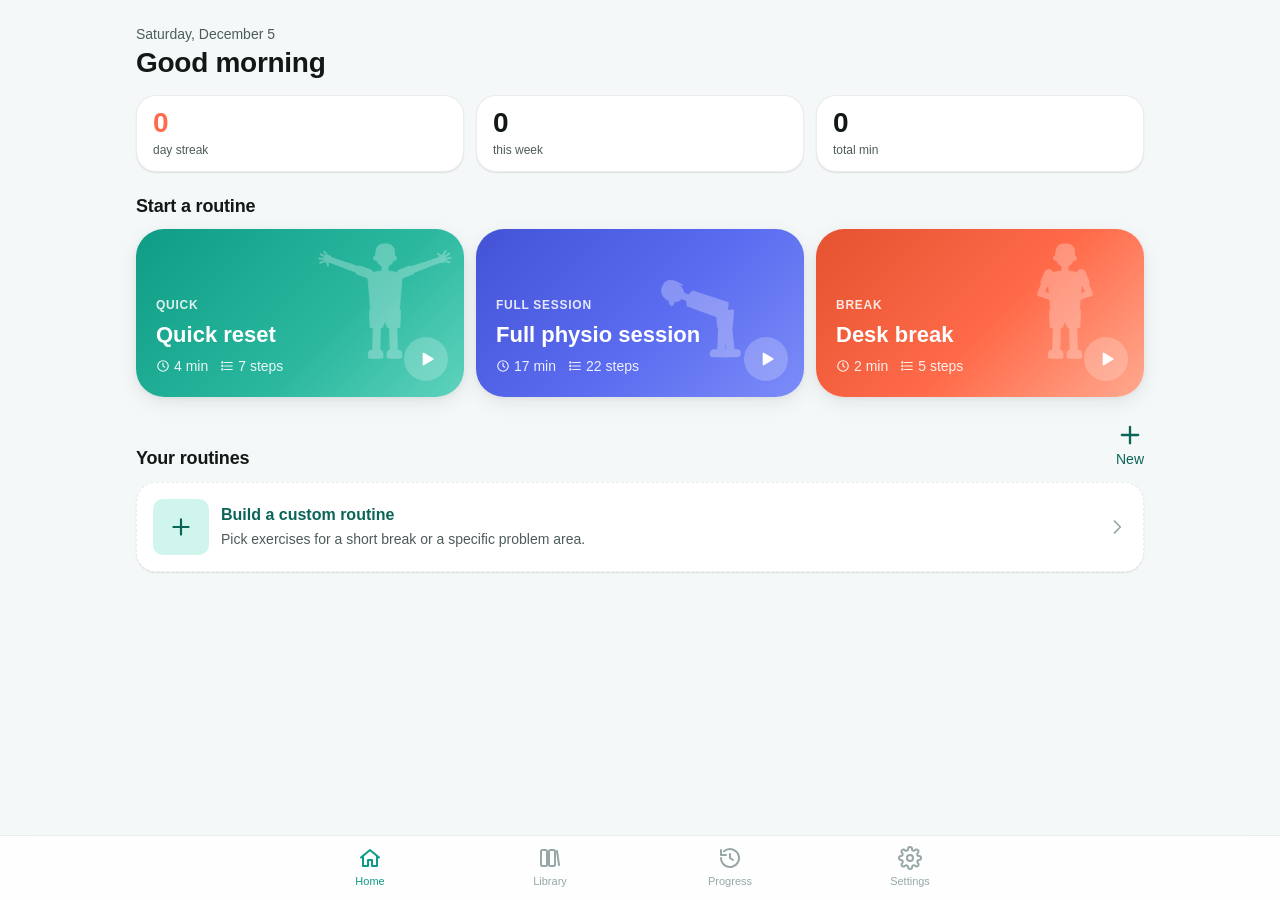
<file: index.html>
<!doctype html>
<html lang="en">
<head>
  <meta charset="utf-8">
  <meta name="viewport" content="width=device-width, initial-scale=1, viewport-fit=cover, maximum-scale=1">
  <title>Mobility · physio routines</title>
  <meta name="description" content="Guided physiotherapy mobility and flexibility routines. One exercise after another, works offline, installs as an app.">
  <meta name="theme-color" content="#F5F8F8" media="(prefers-color-scheme: light)">
  <meta name="theme-color" content="#0B100F" media="(prefers-color-scheme: dark)">
  <meta name="color-scheme" content="light dark">
  <link rel="manifest" href="./manifest.webmanifest">
  <meta name="mobile-web-app-capable" content="yes">
  <meta name="apple-mobile-web-app-capable" content="yes">
  <meta name="apple-mobile-web-app-status-bar-style" content="default">
  <meta name="apple-mobile-web-app-title" content="Mobility">
  <link rel="apple-touch-icon" href="./icons/apple-touch-icon.png">
  <link rel="icon" href="./icons/favicon.svg" type="image/svg+xml">
  <link rel="icon" href="./icons/icon-192.png" type="image/png" sizes="192x192">
  <link rel="stylesheet" href="./css/tokens.css">
  <link rel="stylesheet" href="./css/app.css">
</head>
<body>
  <main id="app" class="app" aria-live="polite"></main>
  <nav id="nav" class="tabbar" aria-label="Main"></nav>
  <div id="toast" class="toast" role="status"></div>
  <noscript><div class="page"><p>Mobility needs JavaScript to run.</p></div></noscript>
  <script type="module" src="./js/app.js"></script>
</body>
</html>
</file>
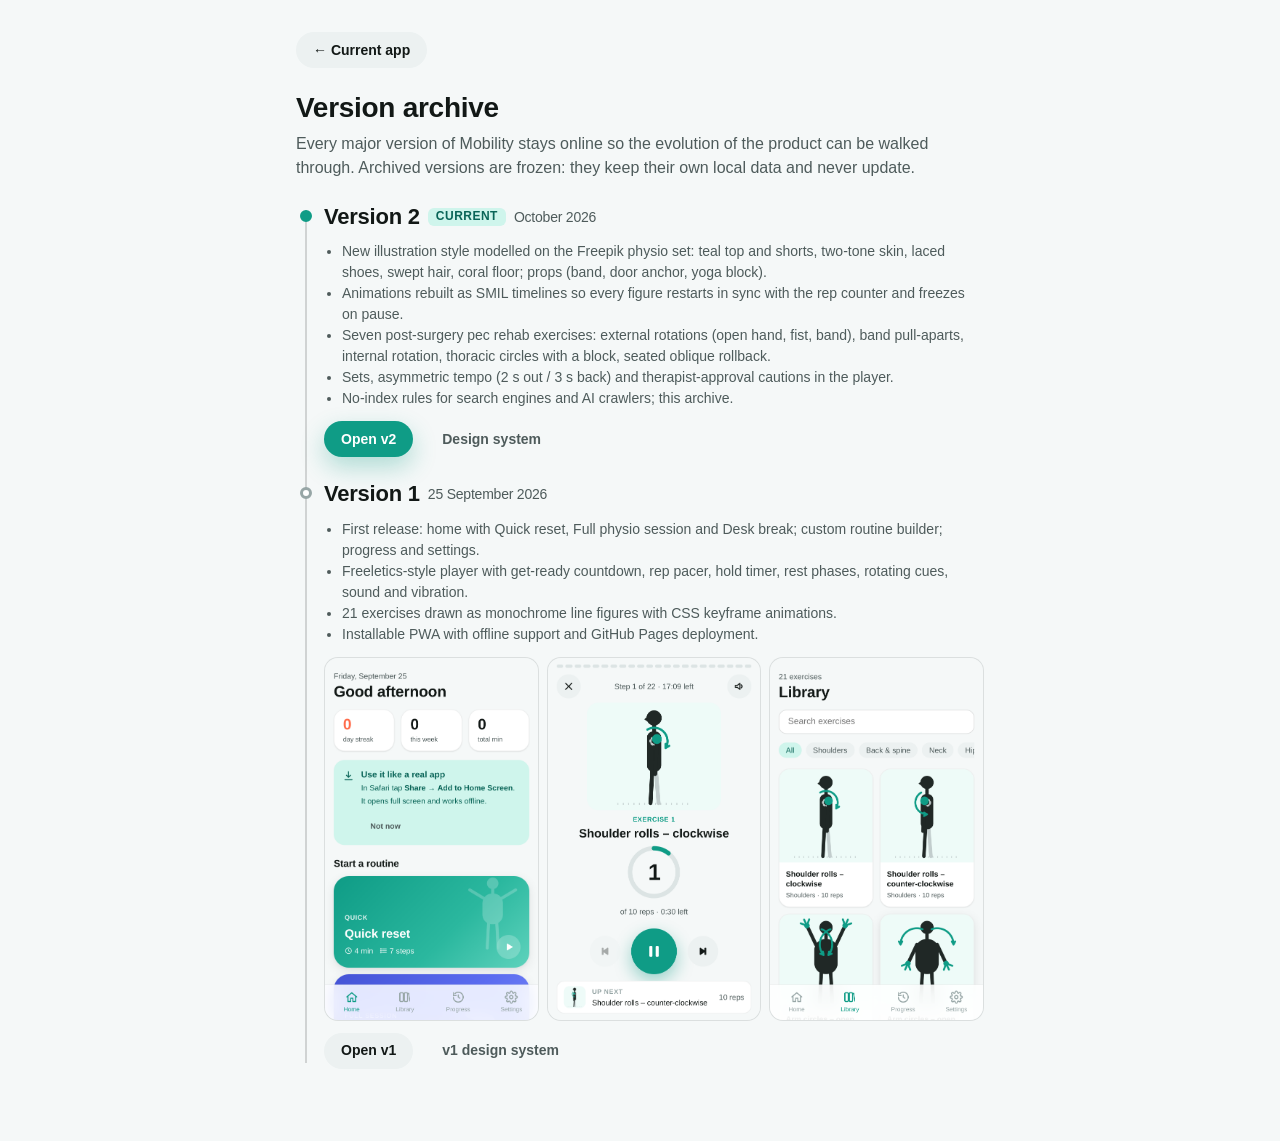
<file: archive/index.html>
<!doctype html>
<html lang="en">
<head>
  <meta charset="utf-8">
  <meta name="robots" content="noindex, nofollow, noarchive, noimageindex, noai, noimageai">
  <meta name="viewport" content="width=device-width, initial-scale=1, viewport-fit=cover">
  <title>Mobility · version archive</title>
  <link rel="icon" href="../icons/favicon.svg" type="image/svg+xml">
  <link rel="stylesheet" href="../css/tokens.css">
  <link rel="stylesheet" href="../css/app.css">
  <style>
    .wrap { max-width: 720px; margin: 0 auto; padding: var(--sp-8) var(--gutter) var(--sp-12); }
    .timeline { position: relative; margin-top: var(--sp-6); padding-left: 28px; }
    .timeline::before { content: ""; position: absolute; left: 9px; top: 6px; bottom: 6px; width: 2px; background: var(--c-border-strong); }
    .ver { position: relative; margin-bottom: var(--sp-6); }
    .ver::before { content: ""; position: absolute; left: -24px; top: 6px; width: 12px; height: 12px; border-radius: 50%; background: var(--c-surface); border: 3px solid var(--c-text-3); }
    .ver.is-current::before { border-color: var(--c-primary); background: var(--c-primary); }
    .ver h2 { font-size: var(--fs-xl); display: flex; align-items: center; gap: var(--sp-2); flex-wrap: wrap; }
    .ver .date { font-size: var(--fs-sm); color: var(--c-text-2); font-weight: var(--fw-regular); }
    .ver ul { margin: var(--sp-3) 0; padding-left: 18px; list-style: disc; color: var(--c-text-2); font-size: var(--fs-sm); }
    .ver .row { margin-top: var(--sp-3); flex-wrap: wrap; }
    .shots { display: grid; grid-template-columns: repeat(3, 1fr); gap: var(--sp-2); margin-top: var(--sp-3); }
    .shots img { width: 100%; border-radius: var(--r-md); border: 1px solid var(--c-border); display: block; background: var(--c-surface-2); }
  </style>
</head>
<body>
  <div class="wrap">
    <a href="../" class="btn btn--secondary btn--sm">← Current app</a>
    <h1 class="mt-6">Version archive</h1>
    <p class="muted mt-2">Every major version of Mobility stays online so the evolution of the product can be walked through. Archived versions are frozen: they keep their own local data and never update.</p>

    <div class="timeline">
      <div class="ver is-current">
        <h2>Version 2 <span class="tag" style="background:var(--c-primary-soft);color:var(--c-primary-text)">current</span> <span class="date">October 2026</span></h2>
        <ul>
          <li>New illustration style modelled on the Freepik physio set: teal top and shorts, two-tone skin, laced shoes, swept hair, coral floor; props (band, door anchor, yoga block).</li>
          <li>Animations rebuilt as SMIL timelines so every figure restarts in sync with the rep counter and freezes on pause.</li>
          <li>Seven post-surgery pec rehab exercises: external rotations (open hand, fist, band), band pull-aparts, internal rotation, thoracic circles with a block, seated oblique rollback.</li>
          <li>Sets, asymmetric tempo (2 s out / 3 s back) and therapist-approval cautions in the player.</li>
          <li>No-index rules for search engines and AI crawlers; this archive.</li>
        </ul>
        <div class="row"><a class="btn btn--primary btn--sm" href="../">Open v2</a><a class="btn btn--ghost btn--sm" href="../design.html">Design system</a></div>
      </div>

      <div class="ver">
        <h2>Version 1 <span class="date">25 September 2026</span></h2>
        <ul>
          <li>First release: home with Quick reset, Full physio session and Desk break; custom routine builder; progress and settings.</li>
          <li>Freeletics-style player with get-ready countdown, rep pacer, hold timer, rest phases, rotating cues, sound and vibration.</li>
          <li>21 exercises drawn as monochrome line figures with CSS keyframe animations.</li>
          <li>Installable PWA with offline support and GitHub Pages deployment.</li>
        </ul>
        <div class="shots">
          <img src="v1/shots/home.png" alt="v1 home screen" loading="lazy">
          <img src="v1/shots/player.png" alt="v1 player screen" loading="lazy">
          <img src="v1/shots/library.png" alt="v1 library screen" loading="lazy">
        </div>
        <div class="row"><a class="btn btn--secondary btn--sm" href="v1/">Open v1</a><a class="btn btn--ghost btn--sm" href="v1/design.html">v1 design system</a></div>
      </div>
    </div>
  </div>
</body>
</html>
</file>
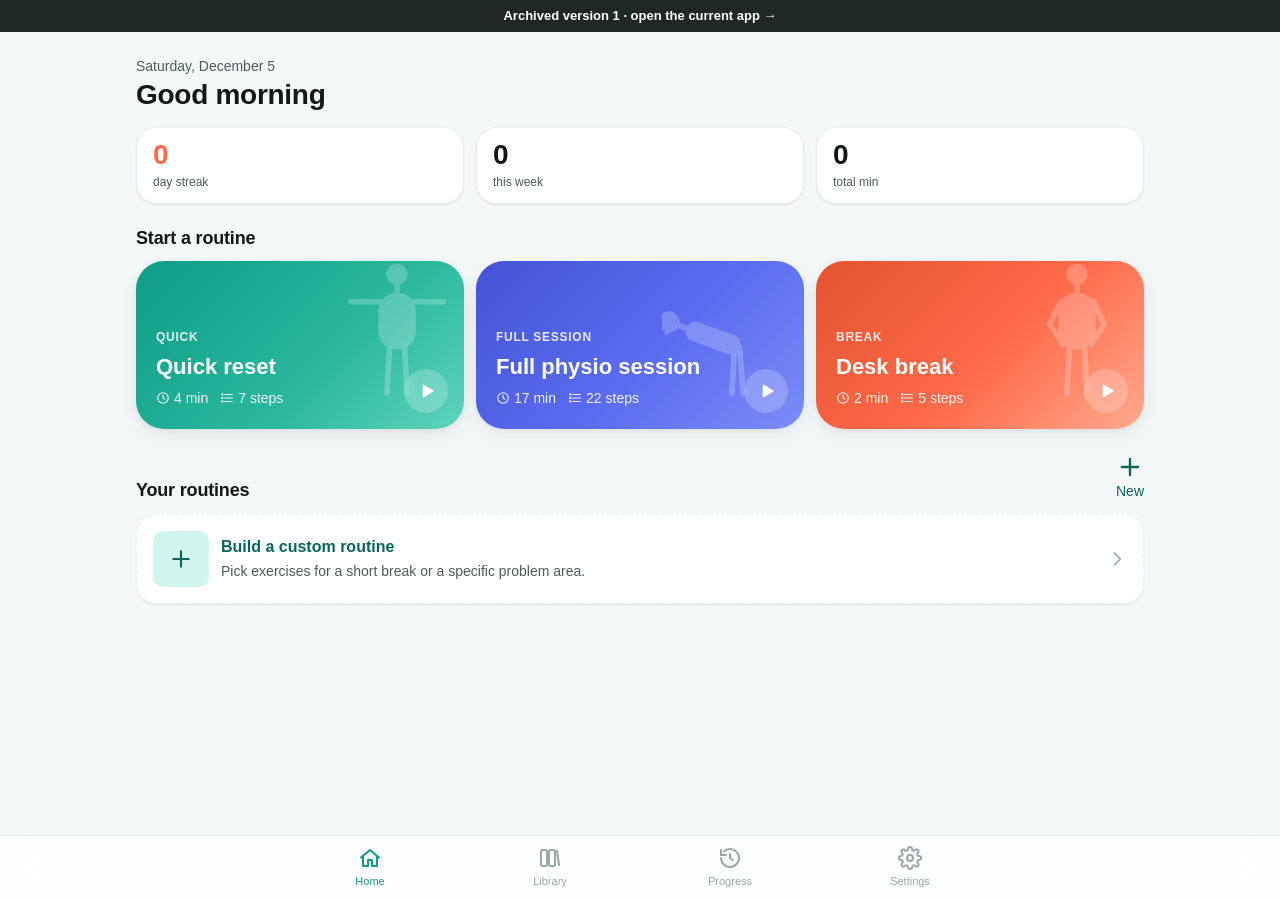
<file: archive/v1/index.html>
<!doctype html>
<html lang="en">
<head>
  <meta charset="utf-8">
  <meta name="viewport" content="width=device-width, initial-scale=1, viewport-fit=cover, maximum-scale=1">
  <title>Mobility v1 (archived)</title>
  <meta name="robots" content="noindex, nofollow, noarchive, noimageindex, noai, noimageai">
  <meta name="description" content="Guided physiotherapy mobility and flexibility routines. One exercise after another, works offline, installs as an app.">
  <meta name="theme-color" content="#F5F8F8" media="(prefers-color-scheme: light)">
  <meta name="theme-color" content="#0B100F" media="(prefers-color-scheme: dark)">
  <meta name="color-scheme" content="light dark">
    <meta name="mobile-web-app-capable" content="yes">
  <meta name="apple-mobile-web-app-capable" content="yes">
  <meta name="apple-mobile-web-app-status-bar-style" content="default">
  <meta name="apple-mobile-web-app-title" content="Mobility">
  <link rel="apple-touch-icon" href="./icons/apple-touch-icon.png">
  <link rel="icon" href="./icons/favicon.svg" type="image/svg+xml">
  <link rel="icon" href="./icons/icon-192.png" type="image/png" sizes="192x192">
  <link rel="stylesheet" href="./css/tokens.css">
  <link rel="stylesheet" href="./css/app.css">
  <style>.archive-ribbon{position:fixed;top:0;left:0;right:0;z-index:100;display:block;padding:6px 16px calc(6px);padding-top:calc(6px + env(safe-area-inset-top,0px));background:#202826;color:#fff;font-size:13px;font-weight:600;text-align:center;text-decoration:none}.app{padding-top:calc(var(--safe-top) + 32px)}.player{top:32px}</style>
</head>
<body>
  <a class="archive-ribbon" href="../../">Archived version 1 · open the current app →</a>
  <main id="app" class="app" aria-live="polite"></main>
  <nav id="nav" class="tabbar" aria-label="Main"></nav>
  <div id="toast" class="toast" role="status"></div>
  <noscript><div class="page"><p>Mobility needs JavaScript to run.</p></div></noscript>
  <script type="module" src="./js/app.js"></script>
</body>
</html>
</file>
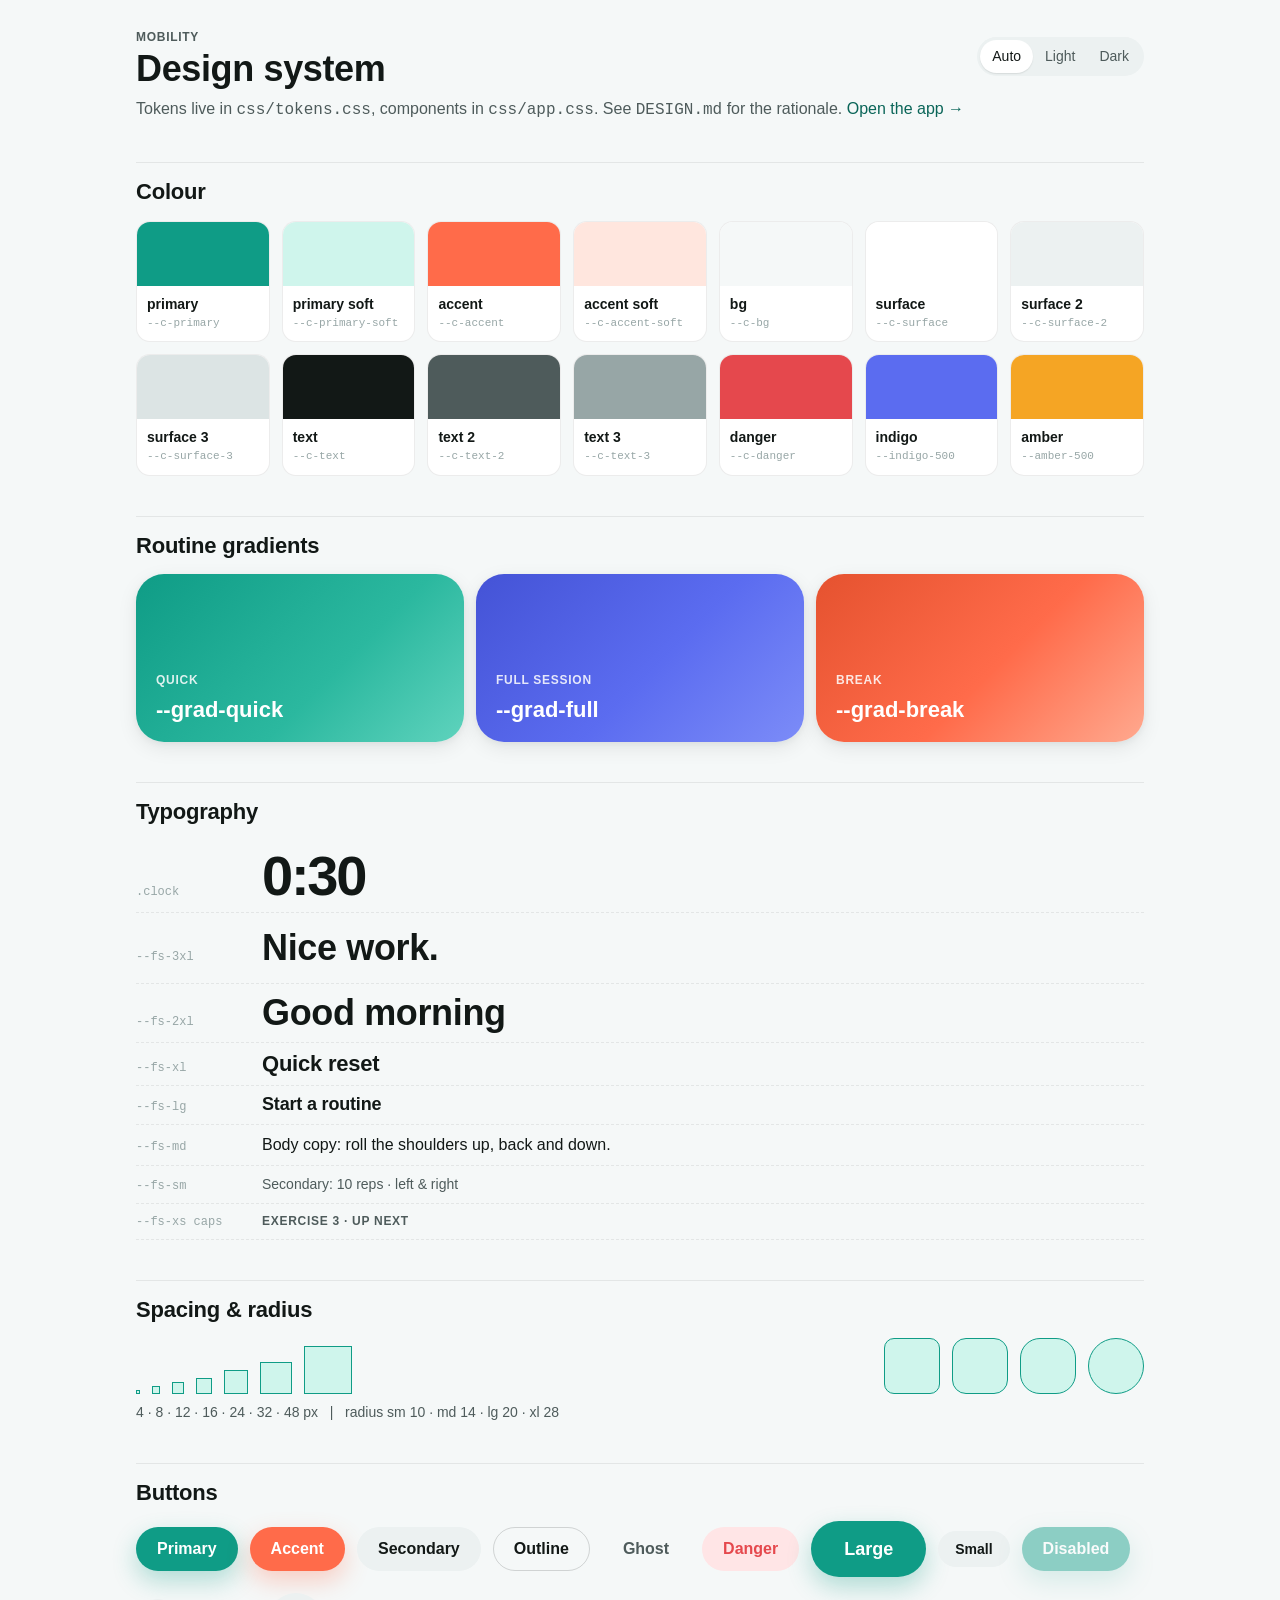
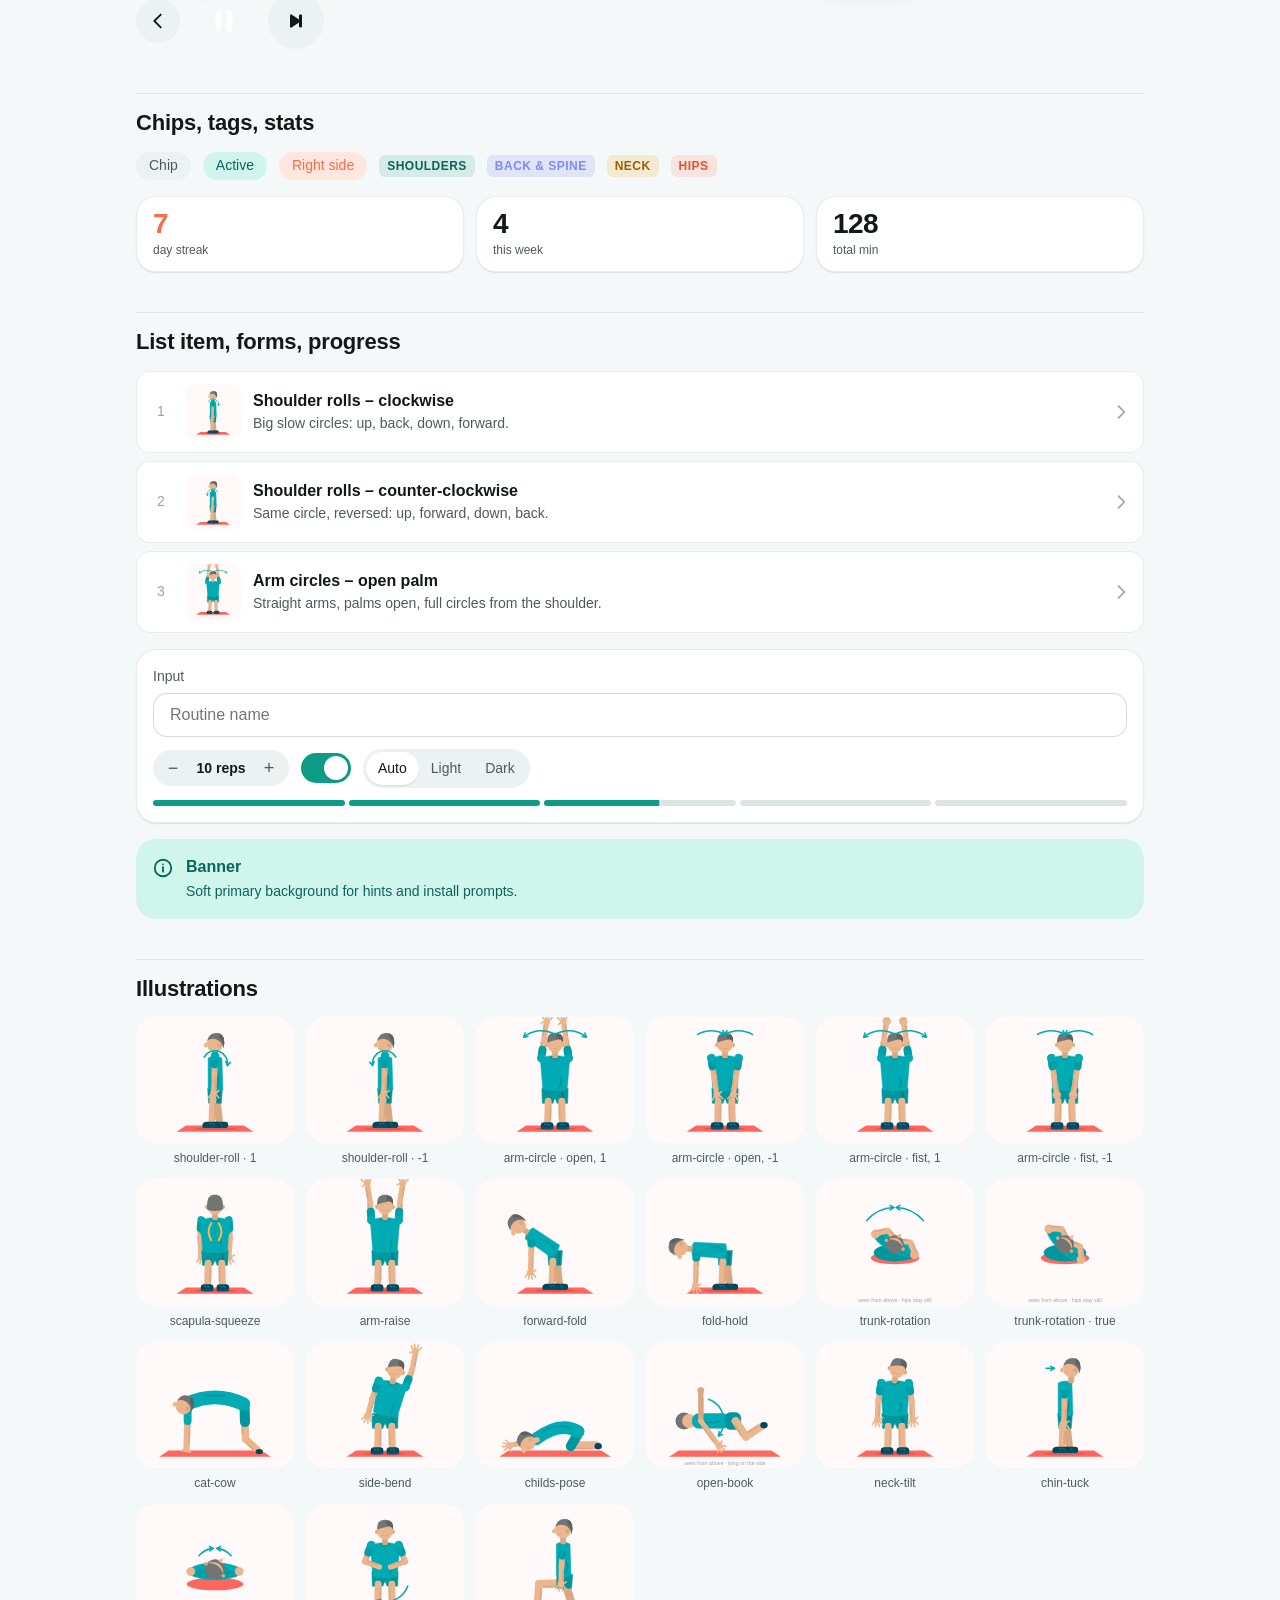
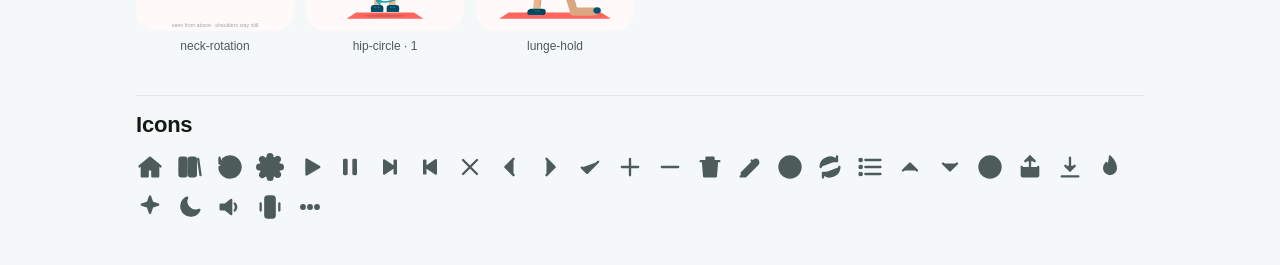
<file: design.html>
<!doctype html>
<html lang="en">
<head>
  <meta charset="utf-8">
  <meta name="viewport" content="width=device-width, initial-scale=1, viewport-fit=cover">
  <title>Mobility · design system</title>
  <link rel="icon" href="./icons/favicon.svg" type="image/svg+xml">
  <link rel="stylesheet" href="./css/tokens.css">
  <link rel="stylesheet" href="./css/app.css">
  <style>
    .ds { max-width: 1040px; margin: 0 auto; padding: var(--sp-6) var(--gutter) var(--sp-12); }
    .ds h1 { font-size: var(--fs-3xl); }
    .ds h2 { margin: var(--sp-10) 0 var(--sp-4); padding-top: var(--sp-4); border-top: 1px solid var(--c-border); }
    .swatches { display: grid; grid-template-columns: repeat(auto-fill, minmax(120px, 1fr)); gap: var(--sp-3); }
    .swatch { border-radius: var(--r-md); overflow: hidden; border: 1px solid var(--c-border); background: var(--c-surface); }
    .swatch i { display: block; height: 64px; }
    .swatch b { display: block; padding: 8px 10px 0; font-size: var(--fs-sm); }
    .swatch code { display: block; padding: 0 10px 10px; font-size: 11px; color: var(--c-text-3); }
    .type-row { display: flex; align-items: baseline; gap: var(--sp-4); padding: var(--sp-2) 0; border-bottom: 1px dashed var(--c-border); }
    .type-row code { width: 110px; flex: 0 0 auto; color: var(--c-text-3); font-size: 12px; }
    .demo { display: flex; flex-wrap: wrap; gap: var(--sp-3); align-items: center; }
    .ill-grid { display: grid; grid-template-columns: repeat(auto-fill, minmax(150px, 1fr)); gap: var(--sp-3); }
    .ill-grid figure { margin: 0; }
    .ill-grid figcaption { font-size: var(--fs-xs); color: var(--c-text-2); margin-top: 6px; text-align: center; }
    .spacing { display: flex; align-items: flex-end; gap: var(--sp-3); }
    .spacing i { display: block; background: var(--c-primary-soft); border: 1px solid var(--c-primary); }
  </style>
</head>
<body>
  <div class="ds">
    <div class="row" style="justify-content:space-between">
      <div><span class="eyebrow caps">Mobility</span><h1>Design system</h1></div>
      <span class="segmented" id="theme"><button data-t="auto" class="is-active">Auto</button><button data-t="light">Light</button><button data-t="dark">Dark</button></span>
    </div>
    <p class="muted mt-2">Tokens live in <code>css/tokens.css</code>, components in <code>css/app.css</code>. See <code>DESIGN.md</code> for the rationale. <a href="./">Open the app →</a></p>

    <h2>Colour</h2>
    <div class="swatches" id="swatches"></div>

    <h2>Routine gradients</h2>
    <div class="routine-grid routine-grid--3">
      <div class="routine-card routine-card--quick"><span class="routine-card__kind">Quick</span><span class="routine-card__name">--grad-quick</span></div>
      <div class="routine-card routine-card--full"><span class="routine-card__kind">Full session</span><span class="routine-card__name">--grad-full</span></div>
      <div class="routine-card routine-card--break"><span class="routine-card__kind">Break</span><span class="routine-card__name">--grad-break</span></div>
    </div>

    <h2>Typography</h2>
    <div class="type-row"><code>.clock</code><span class="clock" style="font-size:3.5rem">0:30</span></div>
    <div class="type-row"><code>--fs-3xl</code><span style="font-size:var(--fs-3xl);font-weight:700;letter-spacing:-.01em">Nice work.</span></div>
    <div class="type-row"><code>--fs-2xl</code><h1>Good morning</h1></div>
    <div class="type-row"><code>--fs-xl</code><h2 style="margin:0;border:0;padding:0">Quick reset</h2></div>
    <div class="type-row"><code>--fs-lg</code><h3>Start a routine</h3></div>
    <div class="type-row"><code>--fs-md</code><span>Body copy: roll the shoulders up, back and down.</span></div>
    <div class="type-row"><code>--fs-sm</code><span class="small muted">Secondary: 10 reps · left &amp; right</span></div>
    <div class="type-row"><code>--fs-xs caps</code><span class="caps">Exercise 3 · up next</span></div>

    <h2>Spacing &amp; radius</h2>
    <div class="spacing">
      <i style="width:4px;height:4px"></i><i style="width:8px;height:8px"></i><i style="width:12px;height:12px"></i><i style="width:16px;height:16px"></i><i style="width:24px;height:24px"></i><i style="width:32px;height:32px"></i><i style="width:48px;height:48px"></i>
      <i style="width:56px;height:56px;border-radius:var(--r-sm);margin-left:auto"></i><i style="width:56px;height:56px;border-radius:var(--r-md)"></i><i style="width:56px;height:56px;border-radius:var(--r-lg)"></i><i style="width:56px;height:56px;border-radius:var(--r-xl)"></i>
    </div>
    <p class="small muted mt-2">4 · 8 · 12 · 16 · 24 · 32 · 48 px &nbsp; | &nbsp; radius sm 10 · md 14 · lg 20 · xl 28</p>

    <h2>Buttons</h2>
    <div class="demo">
      <button class="btn btn--primary">Primary</button>
      <button class="btn btn--accent">Accent</button>
      <button class="btn btn--secondary">Secondary</button>
      <button class="btn btn--outline">Outline</button>
      <button class="btn btn--ghost">Ghost</button>
      <button class="btn btn--danger">Danger</button>
      <button class="btn btn--primary btn--lg">Large</button>
      <button class="btn btn--secondary btn--sm">Small</button>
      <button class="btn btn--primary" disabled>Disabled</button>
      <button class="btn btn--icon btn--secondary" id="i1"></button>
      <button class="player__pause" id="i2" style="width:64px;height:64px"></button>
      <button class="player__skip" id="i3"></button>
    </div>

    <h2>Chips, tags, stats</h2>
    <div class="demo">
      <span class="chip">Chip</span><span class="chip is-active">Active</span><span class="chip chip--accent">Right side</span>
      <span class="tag tag--area-shoulders">Shoulders</span><span class="tag tag--area-back">Back &amp; spine</span><span class="tag tag--area-neck">Neck</span><span class="tag tag--area-hips">Hips</span>
    </div>
    <div class="stats mt-4">
      <div class="card stat"><div class="stat__value stat__value--accent">7</div><div class="stat__label">day streak</div></div>
      <div class="card stat"><div class="stat__value">4</div><div class="stat__label">this week</div></div>
      <div class="card stat"><div class="stat__value">128</div><div class="stat__label">total min</div></div>
    </div>

    <h2>List item, forms, progress</h2>
    <div class="list" id="items"></div>
    <div class="card card--pad mt-4 stack">
      <div class="field"><label>Input</label><input class="input" placeholder="Routine name"></div>
      <div class="row"><span class="stepper"><button>−</button><output>10 reps</output><button>+</button></span><button class="switch" role="switch" aria-checked="true"></button><span class="segmented"><button class="is-active">Auto</button><button>Light</button><button>Dark</button></span></div>
      <div class="progress-seg"><span class="progress-seg__s is-done"></span><span class="progress-seg__s is-done"></span><span class="progress-seg__s" style="--p:.6"></span><span class="progress-seg__s"></span><span class="progress-seg__s"></span></div>
    </div>
    <div class="banner mt-4"><span id="i4"></span><div><strong>Banner</strong><span class="small">Soft primary background for hints and install prompts.</span></div></div>

    <h2>Illustrations</h2>
    <div class="ill-grid" id="ills"></div>

    <h2>Icons</h2>
    <div class="demo" id="icons" style="color:var(--c-text-2)"></div>
  </div>
  <script type="module">
    import { icons } from './js/icons.js';
    import { EXERCISES } from './js/data/exercises.js';
    import { illustration } from './js/illustrations.js';
    const sw = [['--c-primary','primary'],['--c-primary-soft','primary soft'],['--c-accent','accent'],['--c-accent-soft','accent soft'],['--c-bg','bg'],['--c-surface','surface'],['--c-surface-2','surface 2'],['--c-surface-3','surface 3'],['--c-text','text'],['--c-text-2','text 2'],['--c-text-3','text 3'],['--c-danger','danger'],['--indigo-500','indigo'],['--amber-500','amber']];
    document.getElementById('swatches').innerHTML = sw.map(([v,n]) => `<div class="swatch"><i style="background:var(${v})"></i><b>${n}</b><code>${v}</code></div>`).join('');
    document.getElementById('i1').innerHTML = icons.back; document.getElementById('i2').innerHTML = icons.pause; document.getElementById('i3').innerHTML = icons.next; document.getElementById('i4').innerHTML = icons.info;
    document.getElementById('items').innerHTML = EXERCISES.slice(0,3).map((e,i) => `<div class="item"><span class="item__index">${i+1}</span><span class="item__thumb">${illustration(e)}</span><span class="item__body"><span class="item__title">${e.name}</span><span class="item__sub">${e.summary}</span></span>${icons.chevron.replace('<svg','<svg class="item__chev"')}</div>`).join('');
    const seen = new Set();
    document.getElementById('ills').innerHTML = EXERCISES.filter(e => { const k = e.illustration + JSON.stringify(e.options||{}); if (seen.has(k)) return false; seen.add(k); return true; })
      .map(e => `<figure><div class="ill-frame">${illustration(e)}</div><figcaption>${e.illustration}${e.options ? ' · ' + Object.values(e.options).join(', ') : ''}</figcaption></figure>`).join('');
    document.getElementById('icons').innerHTML = Object.entries(icons).map(([n,s]) => `<span title="${n}" style="width:28px;height:28px;display:inline-block">${s.replace('<svg','<svg style="width:28px;height:28px;fill:currentColor"')}</span>`).join('');
    document.getElementById('theme').addEventListener('click', (e) => { const b = e.target.closest('[data-t]'); if (!b) return; document.querySelectorAll('#theme button').forEach(x => x.classList.toggle('is-active', x === b)); b.dataset.t === 'auto' ? document.documentElement.removeAttribute('data-theme') : document.documentElement.setAttribute('data-theme', b.dataset.t); });
  </script>
</body>
</html>
</file>
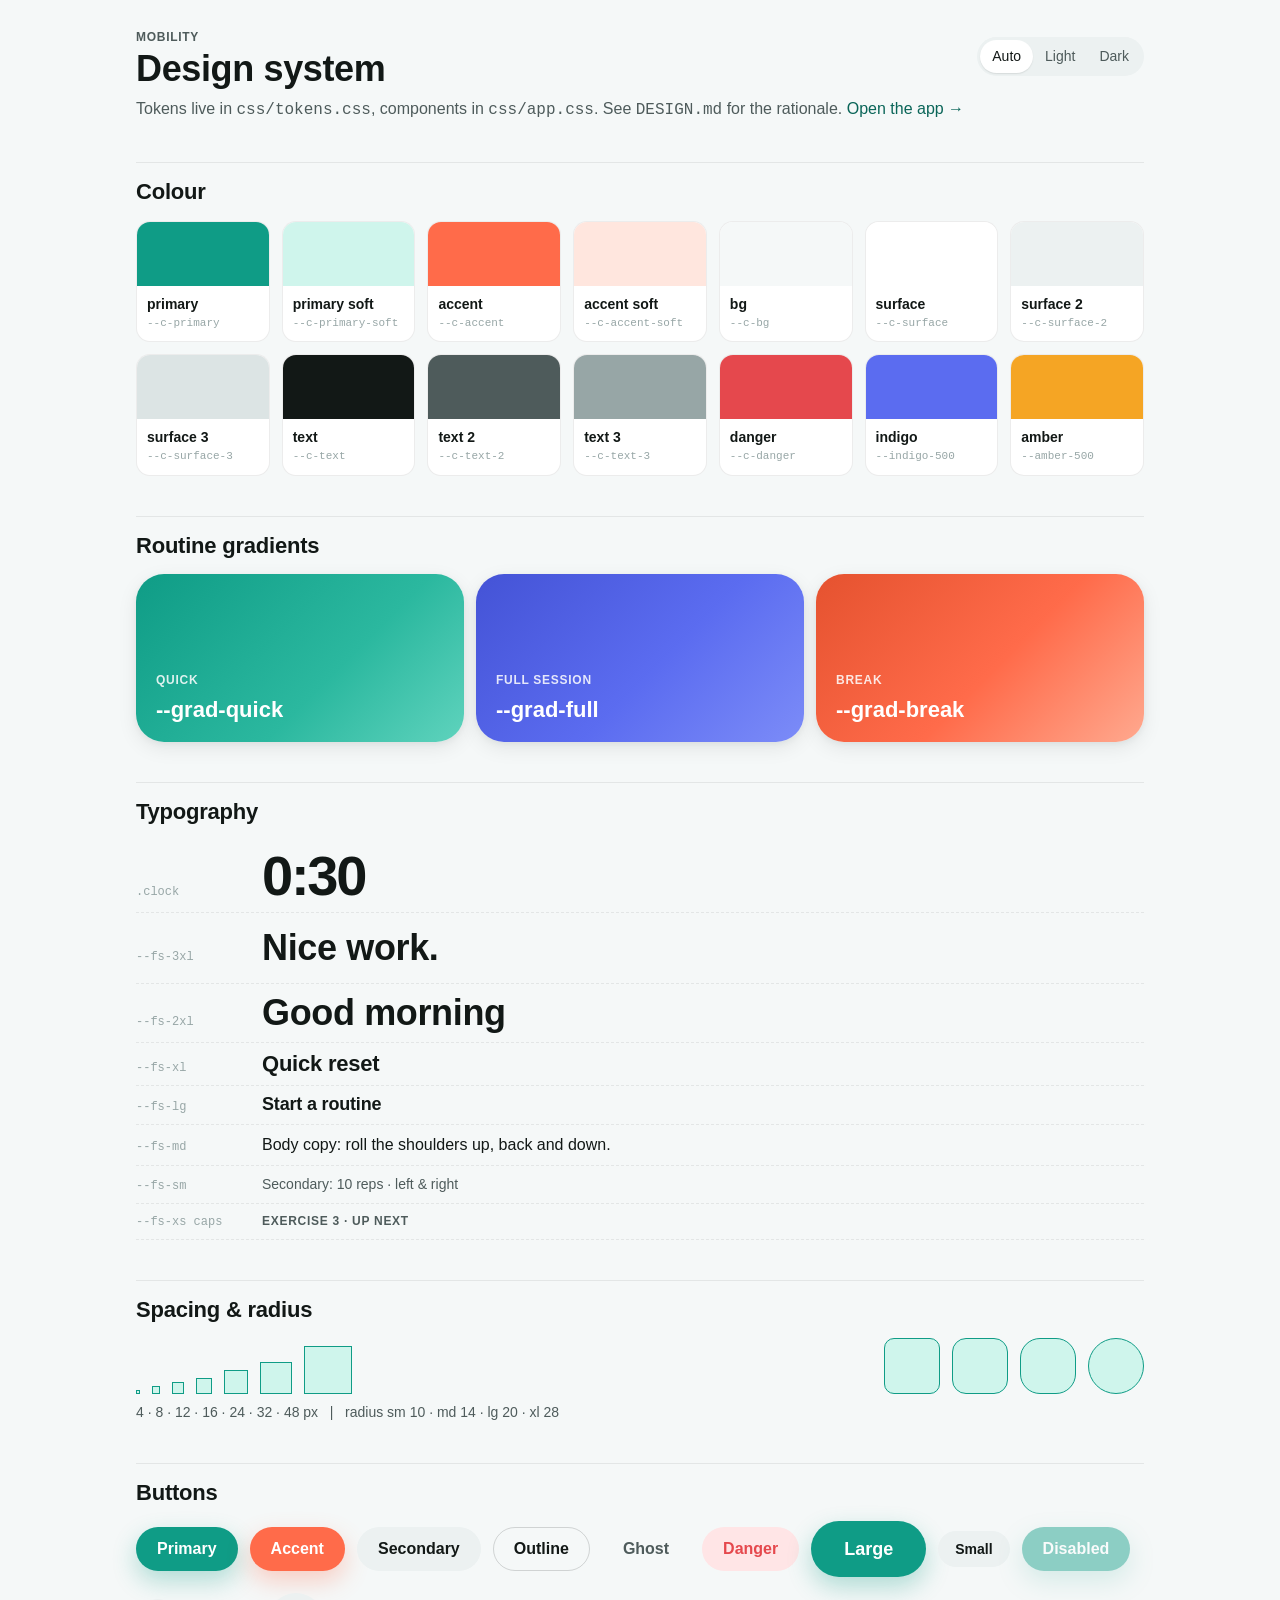
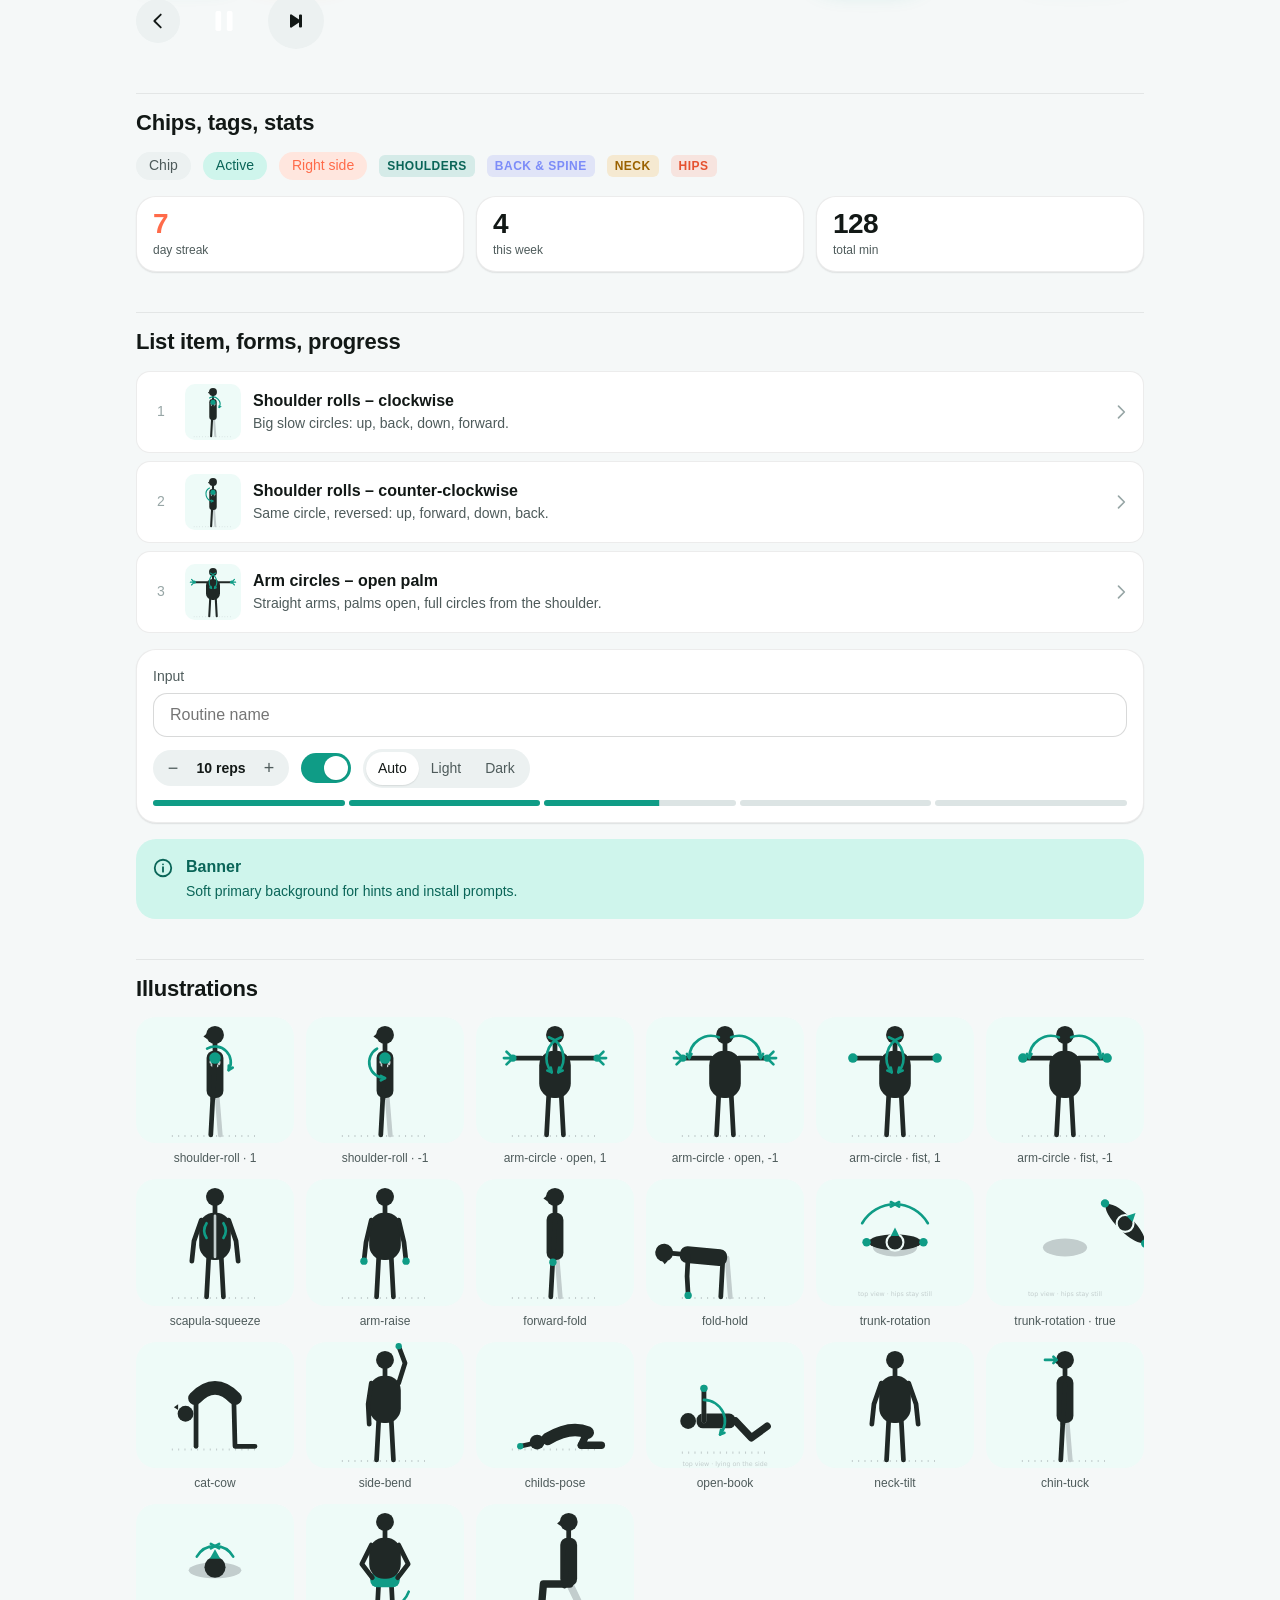
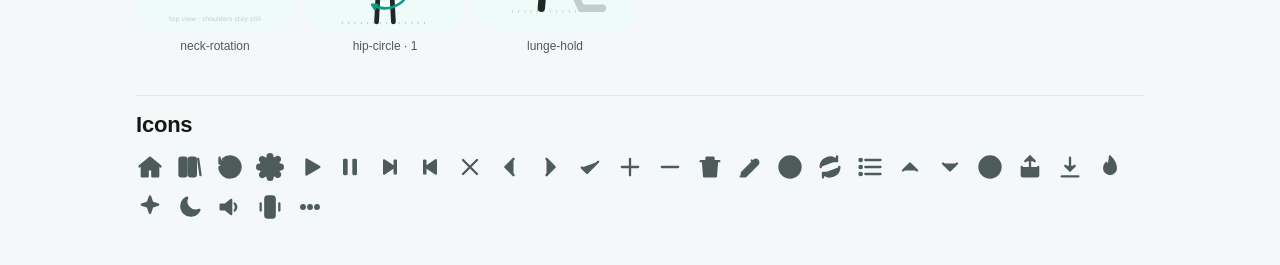
<file: archive/v1/design.html>
<!doctype html>
<html lang="en">
<head>
  <meta charset="utf-8">
  <meta name="viewport" content="width=device-width, initial-scale=1, viewport-fit=cover">
  <title>Mobility v1 · design system (archived)</title>
  <meta name="robots" content="noindex, nofollow, noarchive, noimageindex, noai, noimageai">
  <link rel="icon" href="./icons/favicon.svg" type="image/svg+xml">
  <link rel="stylesheet" href="./css/tokens.css">
  <link rel="stylesheet" href="./css/app.css">
  <style>
    .ds { max-width: 1040px; margin: 0 auto; padding: var(--sp-6) var(--gutter) var(--sp-12); }
    .ds h1 { font-size: var(--fs-3xl); }
    .ds h2 { margin: var(--sp-10) 0 var(--sp-4); padding-top: var(--sp-4); border-top: 1px solid var(--c-border); }
    .swatches { display: grid; grid-template-columns: repeat(auto-fill, minmax(120px, 1fr)); gap: var(--sp-3); }
    .swatch { border-radius: var(--r-md); overflow: hidden; border: 1px solid var(--c-border); background: var(--c-surface); }
    .swatch i { display: block; height: 64px; }
    .swatch b { display: block; padding: 8px 10px 0; font-size: var(--fs-sm); }
    .swatch code { display: block; padding: 0 10px 10px; font-size: 11px; color: var(--c-text-3); }
    .type-row { display: flex; align-items: baseline; gap: var(--sp-4); padding: var(--sp-2) 0; border-bottom: 1px dashed var(--c-border); }
    .type-row code { width: 110px; flex: 0 0 auto; color: var(--c-text-3); font-size: 12px; }
    .demo { display: flex; flex-wrap: wrap; gap: var(--sp-3); align-items: center; }
    .ill-grid { display: grid; grid-template-columns: repeat(auto-fill, minmax(150px, 1fr)); gap: var(--sp-3); }
    .ill-grid figure { margin: 0; }
    .ill-grid figcaption { font-size: var(--fs-xs); color: var(--c-text-2); margin-top: 6px; text-align: center; }
    .spacing { display: flex; align-items: flex-end; gap: var(--sp-3); }
    .spacing i { display: block; background: var(--c-primary-soft); border: 1px solid var(--c-primary); }
  </style>
</head>
<body>
  <div class="ds">
    <div class="row" style="justify-content:space-between">
      <div><span class="eyebrow caps">Mobility</span><h1>Design system</h1></div>
      <span class="segmented" id="theme"><button data-t="auto" class="is-active">Auto</button><button data-t="light">Light</button><button data-t="dark">Dark</button></span>
    </div>
    <p class="muted mt-2">Tokens live in <code>css/tokens.css</code>, components in <code>css/app.css</code>. See <code>DESIGN.md</code> for the rationale. <a href="./">Open the app →</a></p>

    <h2>Colour</h2>
    <div class="swatches" id="swatches"></div>

    <h2>Routine gradients</h2>
    <div class="routine-grid routine-grid--3">
      <div class="routine-card routine-card--quick"><span class="routine-card__kind">Quick</span><span class="routine-card__name">--grad-quick</span></div>
      <div class="routine-card routine-card--full"><span class="routine-card__kind">Full session</span><span class="routine-card__name">--grad-full</span></div>
      <div class="routine-card routine-card--break"><span class="routine-card__kind">Break</span><span class="routine-card__name">--grad-break</span></div>
    </div>

    <h2>Typography</h2>
    <div class="type-row"><code>.clock</code><span class="clock" style="font-size:3.5rem">0:30</span></div>
    <div class="type-row"><code>--fs-3xl</code><span style="font-size:var(--fs-3xl);font-weight:700;letter-spacing:-.01em">Nice work.</span></div>
    <div class="type-row"><code>--fs-2xl</code><h1>Good morning</h1></div>
    <div class="type-row"><code>--fs-xl</code><h2 style="margin:0;border:0;padding:0">Quick reset</h2></div>
    <div class="type-row"><code>--fs-lg</code><h3>Start a routine</h3></div>
    <div class="type-row"><code>--fs-md</code><span>Body copy: roll the shoulders up, back and down.</span></div>
    <div class="type-row"><code>--fs-sm</code><span class="small muted">Secondary: 10 reps · left &amp; right</span></div>
    <div class="type-row"><code>--fs-xs caps</code><span class="caps">Exercise 3 · up next</span></div>

    <h2>Spacing &amp; radius</h2>
    <div class="spacing">
      <i style="width:4px;height:4px"></i><i style="width:8px;height:8px"></i><i style="width:12px;height:12px"></i><i style="width:16px;height:16px"></i><i style="width:24px;height:24px"></i><i style="width:32px;height:32px"></i><i style="width:48px;height:48px"></i>
      <i style="width:56px;height:56px;border-radius:var(--r-sm);margin-left:auto"></i><i style="width:56px;height:56px;border-radius:var(--r-md)"></i><i style="width:56px;height:56px;border-radius:var(--r-lg)"></i><i style="width:56px;height:56px;border-radius:var(--r-xl)"></i>
    </div>
    <p class="small muted mt-2">4 · 8 · 12 · 16 · 24 · 32 · 48 px &nbsp; | &nbsp; radius sm 10 · md 14 · lg 20 · xl 28</p>

    <h2>Buttons</h2>
    <div class="demo">
      <button class="btn btn--primary">Primary</button>
      <button class="btn btn--accent">Accent</button>
      <button class="btn btn--secondary">Secondary</button>
      <button class="btn btn--outline">Outline</button>
      <button class="btn btn--ghost">Ghost</button>
      <button class="btn btn--danger">Danger</button>
      <button class="btn btn--primary btn--lg">Large</button>
      <button class="btn btn--secondary btn--sm">Small</button>
      <button class="btn btn--primary" disabled>Disabled</button>
      <button class="btn btn--icon btn--secondary" id="i1"></button>
      <button class="player__pause" id="i2" style="width:64px;height:64px"></button>
      <button class="player__skip" id="i3"></button>
    </div>

    <h2>Chips, tags, stats</h2>
    <div class="demo">
      <span class="chip">Chip</span><span class="chip is-active">Active</span><span class="chip chip--accent">Right side</span>
      <span class="tag tag--area-shoulders">Shoulders</span><span class="tag tag--area-back">Back &amp; spine</span><span class="tag tag--area-neck">Neck</span><span class="tag tag--area-hips">Hips</span>
    </div>
    <div class="stats mt-4">
      <div class="card stat"><div class="stat__value stat__value--accent">7</div><div class="stat__label">day streak</div></div>
      <div class="card stat"><div class="stat__value">4</div><div class="stat__label">this week</div></div>
      <div class="card stat"><div class="stat__value">128</div><div class="stat__label">total min</div></div>
    </div>

    <h2>List item, forms, progress</h2>
    <div class="list" id="items"></div>
    <div class="card card--pad mt-4 stack">
      <div class="field"><label>Input</label><input class="input" placeholder="Routine name"></div>
      <div class="row"><span class="stepper"><button>−</button><output>10 reps</output><button>+</button></span><button class="switch" role="switch" aria-checked="true"></button><span class="segmented"><button class="is-active">Auto</button><button>Light</button><button>Dark</button></span></div>
      <div class="progress-seg"><span class="progress-seg__s is-done"></span><span class="progress-seg__s is-done"></span><span class="progress-seg__s" style="--p:.6"></span><span class="progress-seg__s"></span><span class="progress-seg__s"></span></div>
    </div>
    <div class="banner mt-4"><span id="i4"></span><div><strong>Banner</strong><span class="small">Soft primary background for hints and install prompts.</span></div></div>

    <h2>Illustrations</h2>
    <div class="ill-grid" id="ills"></div>

    <h2>Icons</h2>
    <div class="demo" id="icons" style="color:var(--c-text-2)"></div>
  </div>
  <script type="module">
    import { icons } from './js/icons.js';
    import { EXERCISES } from './js/data/exercises.js';
    import { illustration } from './js/illustrations.js';
    const sw = [['--c-primary','primary'],['--c-primary-soft','primary soft'],['--c-accent','accent'],['--c-accent-soft','accent soft'],['--c-bg','bg'],['--c-surface','surface'],['--c-surface-2','surface 2'],['--c-surface-3','surface 3'],['--c-text','text'],['--c-text-2','text 2'],['--c-text-3','text 3'],['--c-danger','danger'],['--indigo-500','indigo'],['--amber-500','amber']];
    document.getElementById('swatches').innerHTML = sw.map(([v,n]) => `<div class="swatch"><i style="background:var(${v})"></i><b>${n}</b><code>${v}</code></div>`).join('');
    document.getElementById('i1').innerHTML = icons.back; document.getElementById('i2').innerHTML = icons.pause; document.getElementById('i3').innerHTML = icons.next; document.getElementById('i4').innerHTML = icons.info;
    document.getElementById('items').innerHTML = EXERCISES.slice(0,3).map((e,i) => `<div class="item"><span class="item__index">${i+1}</span><span class="item__thumb">${illustration(e)}</span><span class="item__body"><span class="item__title">${e.name}</span><span class="item__sub">${e.summary}</span></span>${icons.chevron.replace('<svg','<svg class="item__chev"')}</div>`).join('');
    const seen = new Set();
    document.getElementById('ills').innerHTML = EXERCISES.filter(e => { const k = e.illustration + JSON.stringify(e.options||{}); if (seen.has(k)) return false; seen.add(k); return true; })
      .map(e => `<figure><div class="ill-frame">${illustration(e)}</div><figcaption>${e.illustration}${e.options ? ' · ' + Object.values(e.options).join(', ') : ''}</figcaption></figure>`).join('');
    document.getElementById('icons').innerHTML = Object.entries(icons).map(([n,s]) => `<span title="${n}" style="width:28px;height:28px;display:inline-block">${s.replace('<svg','<svg style="width:28px;height:28px;fill:currentColor"')}</span>`).join('');
    document.getElementById('theme').addEventListener('click', (e) => { const b = e.target.closest('[data-t]'); if (!b) return; document.querySelectorAll('#theme button').forEach(x => x.classList.toggle('is-active', x === b)); b.dataset.t === 'auto' ? document.documentElement.removeAttribute('data-theme') : document.documentElement.setAttribute('data-theme', b.dataset.t); });
  </script>
</body>
</html>
</file>
<file: css/tokens.css>
/* ============================================================
   Mobility design tokens
   Modern physiotherapy look: calm teal brand, warm coral energy
   accent, soft neutral surfaces. Inspired by Hevy / Strava / MFP.
   ============================================================ */

:root {
  /* --- Brand palette --- */
  --teal-50:  #EEFBF8;
  --teal-100: #CFF5EC;
  --teal-200: #9FE8D8;
  --teal-300: #5FD3BD;
  --teal-400: #2BB89F;
  --teal-500: #0F9C86;   /* primary */
  --teal-600: #0B7F6E;
  --teal-700: #0A6558;
  --teal-800: #0B4C43;
  --teal-900: #0A3A34;

  --coral-100: #FFE6DE;
  --coral-300: #FFA98F;
  --coral-500: #FF6B4A;   /* energy accent (progress, streaks) */
  --coral-600: #E5522F;

  --indigo-400: #7C8CF8;
  --indigo-500: #5B6CF0;
  --indigo-600: #4453D6;

  --amber-300: #FFD166;
  --amber-500: #F5A524;

  /* --- Neutrals (slightly cool, physio clean) --- */
  --gray-0:   #FFFFFF;
  --gray-50:  #F5F8F8;
  --gray-100: #ECF1F1;
  --gray-200: #DCE4E4;
  --gray-300: #C2CDCD;
  --gray-400: #97A6A6;
  --gray-500: #6D7C7C;
  --gray-600: #4E5B5B;
  --gray-700: #36403F;
  --gray-800: #202826;
  --gray-900: #121816;
  --gray-950: #0B100F;

  /* --- Semantic: light theme --- */
  --c-bg:            var(--gray-50);
  --c-surface:       var(--gray-0);
  --c-surface-2:     var(--gray-100);
  --c-surface-3:     var(--gray-200);
  --c-border:        rgba(18, 24, 22, 0.08);
  --c-border-strong: rgba(18, 24, 22, 0.16);
  --c-text:          var(--gray-900);
  --c-text-2:        var(--gray-600);
  --c-text-3:        var(--gray-400);
  --c-text-on-brand: #FFFFFF;

  --c-primary:       var(--teal-500);
  --c-primary-hover: var(--teal-600);
  --c-primary-soft:  var(--teal-100);
  --c-primary-text:  var(--teal-700);
  --c-accent:        var(--coral-500);
  --c-accent-soft:   var(--coral-100);
  --c-success:       var(--teal-500);
  --c-warning:       var(--amber-500);
  --c-danger:        #E5484D;
  --c-danger-soft:   #FFE5E6;

  --c-nav-bg:        rgba(255, 255, 255, 0.86);

  /* Illustration colours (v2 characters, palette taken from the Freepik physio set) */
  --ill-bg:          #FFFAF9;
  --ill-skin:        #EBB68D;
  --ill-skin-2:      #D9A882;
  --ill-hair:        #727574;
  --ill-hair-2:      #5E6160;
  --ill-shirt:       #00ABB3;
  --ill-shirt-2:     #0096A0;
  --ill-shorts:      #00969E;
  --ill-shorts-2:    #008089;
  --ill-shoe:        #00475D;
  --ill-shoe-2:      #005671;
  --ill-lace:        #0083AB;
  --ill-mat:         #FF675E;
  --ill-mat-2:       #DB594F;
  --ill-band:        #FF821D;
  --ill-band-2:      #D96E18;
  --ill-prop:        #F5B942;
  --ill-door:        #E9E2E0;
  --ill-door-2:      #D8CFCC;
  --ill-arrow:       #00ABB3;
  --ill-caption:     var(--gray-400);
  --ill-ball:        #00C1F4;
  /* kept for the v1 archive and generic uses */
  --ill-stroke:      var(--gray-800);
  --ill-accent:      var(--teal-500);
  --ill-muted:       var(--gray-300);

  /* Routine kinds (gradients) */
  --grad-quick: linear-gradient(135deg, #0F9C86 0%, #2BB89F 60%, #5FD3BD 100%);
  --grad-full:  linear-gradient(135deg, #4453D6 0%, #5B6CF0 55%, #7C8CF8 100%);
  --grad-break: linear-gradient(135deg, #E5522F 0%, #FF6B4A 55%, #FFA98F 100%);
  --grad-custom: linear-gradient(135deg, #36403F 0%, #4E5B5B 60%, #6D7C7C 100%);
  --grad-rehab: linear-gradient(135deg, #B8336A 0%, #E0527E 55%, #FF8FA3 100%);

  /* --- Typography --- */
  --font-sans: -apple-system, BlinkMacSystemFont, "SF Pro Text", "Inter", "Segoe UI", Roboto, "Helvetica Neue", Arial, sans-serif;
  --font-display: -apple-system, BlinkMacSystemFont, "SF Pro Display", "Inter", "Segoe UI", Roboto, sans-serif;
  --fs-xs: 0.75rem;    /* 12 */
  --fs-sm: 0.875rem;   /* 14 */
  --fs-md: 1rem;       /* 16 */
  --fs-lg: 1.125rem;   /* 18 */
  --fs-xl: 1.375rem;   /* 22 */
  --fs-2xl: 1.75rem;   /* 28 */
  --fs-3xl: 2.25rem;   /* 36 */
  --fs-display: clamp(3.5rem, 18vw, 6.5rem);
  --lh-tight: 1.15;
  --lh-normal: 1.5;
  --fw-regular: 400;
  --fw-medium: 500;
  --fw-semibold: 600;
  --fw-bold: 700;
  --ls-caps: 0.06em;

  /* --- Spacing (4pt scale) --- */
  --sp-1: 4px;
  --sp-2: 8px;
  --sp-3: 12px;
  --sp-4: 16px;
  --sp-5: 20px;
  --sp-6: 24px;
  --sp-8: 32px;
  --sp-10: 40px;
  --sp-12: 48px;
  --gutter: 16px;

  /* --- Shape --- */
  --r-sm: 10px;
  --r-md: 14px;
  --r-lg: 20px;
  --r-xl: 28px;
  --r-pill: 999px;

  /* --- Elevation --- */
  --shadow-sm: 0 1px 2px rgba(18, 24, 22, 0.06), 0 1px 1px rgba(18, 24, 22, 0.04);
  --shadow-md: 0 6px 20px rgba(18, 24, 22, 0.08), 0 2px 6px rgba(18, 24, 22, 0.05);
  --shadow-lg: 0 18px 40px rgba(18, 24, 22, 0.14);
  --shadow-brand: 0 10px 24px rgba(15, 156, 134, 0.30);

  /* --- Motion --- */
  --ease-out: cubic-bezier(0.22, 1, 0.36, 1);
  --ease-in-out: cubic-bezier(0.65, 0, 0.35, 1);
  --dur-fast: 140ms;
  --dur-base: 220ms;
  --dur-slow: 400ms;

  /* --- Layout --- */
  --content-max: 720px;
  --content-max-wide: 1040px;
  --tabbar-h: 64px;
  --safe-top: env(safe-area-inset-top, 0px);
  --safe-bottom: env(safe-area-inset-bottom, 0px);
  --tap-min: 44px;

  color-scheme: light;
}

/* --- Dark theme --- */
@media (prefers-color-scheme: dark) {
  :root:not([data-theme="light"]) {
    --c-bg:            var(--gray-950);
    --c-surface:       #151C1B;
    --c-surface-2:     #1E2726;
    --c-surface-3:     #283332;
    --c-border:        rgba(255, 255, 255, 0.08);
    --c-border-strong: rgba(255, 255, 255, 0.16);
    --c-text:          #F2F6F5;
    --c-text-2:        #A9B6B5;
    --c-text-3:        #6F7D7C;
    --c-primary:       var(--teal-400);
    --c-primary-hover: var(--teal-300);
    --c-primary-soft:  rgba(43, 184, 159, 0.16);
    --c-primary-text:  var(--teal-300);
    --c-accent-soft:   rgba(255, 107, 74, 0.18);
    --c-danger-soft:   rgba(229, 72, 77, 0.18);
    --c-nav-bg:        rgba(21, 28, 27, 0.86);
    --ill-stroke:      #E6EDEC;
    --ill-accent:      var(--teal-300);
    --ill-muted:       #3A4645;
    --ill-bg:          #1B2322;
    --ill-skin:        #E3A97E;
    --ill-skin-2:      #C98F68;
    --ill-hair:        #8C9190;
    --ill-hair-2:      #6E7372;
    --ill-shirt:       #19B8BF;
    --ill-shirt-2:     #0F9EA6;
    --ill-shorts:      #0E9AA2;
    --ill-shorts-2:    #0B7F86;
    --ill-shoe:        #0B2F3C;
    --ill-shoe-2:      #104456;
    --ill-lace:        #2CA0C8;
    --ill-mat:         #D95A52;
    --ill-mat-2:       #B64A43;
    --ill-door:        #2E3634;
    --ill-door-2:      #3C4745;
    --ill-arrow:       #5FD3BD;
    --ill-caption:     #6F7D7C;
    --shadow-sm: 0 1px 2px rgba(0,0,0,0.4);
    --shadow-md: 0 6px 20px rgba(0,0,0,0.45);
    --shadow-lg: 0 18px 40px rgba(0,0,0,0.6);
    color-scheme: dark;
  }
}
:root[data-theme="dark"] {
  --c-bg:            var(--gray-950);
  --c-surface:       #151C1B;
  --c-surface-2:     #1E2726;
  --c-surface-3:     #283332;
  --c-border:        rgba(255, 255, 255, 0.08);
  --c-border-strong: rgba(255, 255, 255, 0.16);
  --c-text:          #F2F6F5;
  --c-text-2:        #A9B6B5;
  --c-text-3:        #6F7D7C;
  --c-primary:       var(--teal-400);
  --c-primary-hover: var(--teal-300);
  --c-primary-soft:  rgba(43, 184, 159, 0.16);
  --c-primary-text:  var(--teal-300);
  --c-accent-soft:   rgba(255, 107, 74, 0.18);
  --c-danger-soft:   rgba(229, 72, 77, 0.18);
  --c-nav-bg:        rgba(21, 28, 27, 0.86);
  --ill-stroke:      #E6EDEC;
  --ill-accent:      var(--teal-300);
  --ill-muted:       #3A4645;
  --ill-bg:          #1B2322;
  --ill-skin:        #E3A97E;
  --ill-skin-2:      #C98F68;
  --ill-hair:        #8C9190;
  --ill-hair-2:      #6E7372;
  --ill-shirt:       #19B8BF;
  --ill-shirt-2:     #0F9EA6;
  --ill-shorts:      #0E9AA2;
  --ill-shorts-2:    #0B7F86;
  --ill-shoe:        #0B2F3C;
  --ill-shoe-2:      #104456;
  --ill-lace:        #2CA0C8;
  --ill-mat:         #D95A52;
  --ill-mat-2:       #B64A43;
  --ill-door:        #2E3634;
  --ill-door-2:      #3C4745;
  --ill-arrow:       #5FD3BD;
  --ill-caption:     #6F7D7C;
  --shadow-sm: 0 1px 2px rgba(0,0,0,0.4);
  --shadow-md: 0 6px 20px rgba(0,0,0,0.45);
  --shadow-lg: 0 18px 40px rgba(0,0,0,0.6);
  color-scheme: dark;
}
</file>
<file: css/app.css>
/* ============================================================
   Mobility — app styles (components, layout, player, animations)
   ============================================================ */

*, *::before, *::after { box-sizing: border-box; }
html { -webkit-text-size-adjust: 100%; height: 100%; }
body {
  margin: 0;
  min-height: 100%;
  background: var(--c-bg);
  color: var(--c-text);
  font-family: var(--font-sans);
  font-size: var(--fs-md);
  line-height: var(--lh-normal);
  -webkit-font-smoothing: antialiased;
  -webkit-tap-highlight-color: transparent;
  overscroll-behavior-y: none;
  touch-action: manipulation;
}
body.no-scroll { overflow: hidden; }
h1, h2, h3, h4 { margin: 0; font-family: var(--font-display); line-height: var(--lh-tight); letter-spacing: -0.01em; }
h1 { font-size: var(--fs-2xl); font-weight: var(--fw-bold); }
h2 { font-size: var(--fs-xl); font-weight: var(--fw-bold); }
h3 { font-size: var(--fs-lg); font-weight: var(--fw-semibold); }
p { margin: 0; }
a { color: var(--c-primary-text); text-decoration: none; }
button { font: inherit; color: inherit; }
ul { margin: 0; padding: 0; list-style: none; }
input, select, textarea { font: inherit; color: inherit; }
svg { display: block; }
:focus-visible { outline: 3px solid var(--c-primary); outline-offset: 2px; border-radius: var(--r-sm); }
.sr-only { position: absolute; width: 1px; height: 1px; overflow: hidden; clip: rect(0 0 0 0); white-space: nowrap; }

/* ---------- App shell ---------- */
.app {
  padding-top: var(--safe-top);
  padding-bottom: calc(var(--tabbar-h) + var(--safe-bottom) + var(--sp-6));
  min-height: 100vh;
}
.app.is-player { padding-bottom: 0; }
.page {
  max-width: var(--content-max);
  margin: 0 auto;
  padding: var(--sp-4) var(--gutter);
  animation: page-in var(--dur-slow) var(--ease-out);
}
.page--wide { max-width: var(--content-max-wide); }
@keyframes page-in { from { opacity: 0; transform: translateY(6px); } to { opacity: 1; transform: none; } }

.page-header { display: flex; align-items: center; gap: var(--sp-3); padding: var(--sp-2) 0 var(--sp-4); }
.page-header h1 { flex: 1; }
.page-header .eyebrow { display: block; font-size: var(--fs-sm); color: var(--c-text-2); font-weight: var(--fw-medium); margin-bottom: 2px; }
.section { margin-top: var(--sp-6); }
.section-title { display: flex; align-items: baseline; justify-content: space-between; margin-bottom: var(--sp-3); }
.section-title h2 { font-size: var(--fs-lg); }
.section-title a, .section-title button.link { font-size: var(--fs-sm); font-weight: var(--fw-medium); }
.muted { color: var(--c-text-2); }
.small { font-size: var(--fs-sm); }
.caps { font-size: var(--fs-xs); text-transform: uppercase; letter-spacing: var(--ls-caps); font-weight: var(--fw-semibold); color: var(--c-text-2); }
.stack { display: flex; flex-direction: column; gap: var(--sp-3); }
.row { display: flex; align-items: center; gap: var(--sp-3); }
.grow { flex: 1; min-width: 0; }
.center { text-align: center; }
.mt-2 { margin-top: var(--sp-2); } .mt-4 { margin-top: var(--sp-4); } .mt-6 { margin-top: var(--sp-6); } .mt-8 { margin-top: var(--sp-8); }

/* ---------- Tab bar ---------- */
.tabbar {
  position: fixed; inset-inline: 0; bottom: 0; z-index: 40;
  display: flex; justify-content: center;
  padding-bottom: var(--safe-bottom);
  background: var(--c-nav-bg);
  -webkit-backdrop-filter: saturate(180%) blur(18px);
  backdrop-filter: saturate(180%) blur(18px);
  border-top: 1px solid var(--c-border);
  transition: transform var(--dur-base) var(--ease-out), opacity var(--dur-base);
}
.tabbar.is-hidden { transform: translateY(110%); opacity: 0; pointer-events: none; }
.tabbar__inner { display: flex; width: 100%; max-width: var(--content-max); }
.tab {
  flex: 1; height: var(--tabbar-h);
  display: flex; flex-direction: column; align-items: center; justify-content: center; gap: 3px;
  background: none; border: 0; cursor: pointer;
  color: var(--c-text-3); font-size: 11px; font-weight: var(--fw-medium);
  transition: color var(--dur-fast);
}
.tab svg { width: 24px; height: 24px; }
.tab.is-active { color: var(--c-primary); }
.tab:active { transform: scale(0.94); }

/* ---------- Buttons ---------- */
.btn {
  display: inline-flex; align-items: center; justify-content: center; gap: var(--sp-2);
  min-height: var(--tap-min); padding: 0 var(--sp-5);
  border-radius: var(--r-pill); border: 1px solid transparent;
  font-weight: var(--fw-semibold); font-size: var(--fs-md);
  cursor: pointer; user-select: none; white-space: nowrap;
  transition: transform var(--dur-fast) var(--ease-out), background var(--dur-fast), box-shadow var(--dur-fast), opacity var(--dur-fast);
}
.btn:active { transform: scale(0.97); }
.btn:disabled { opacity: 0.45; cursor: not-allowed; }
.btn svg { width: 20px; height: 20px; }
.btn--primary { background: var(--c-primary); color: var(--c-text-on-brand); box-shadow: var(--shadow-brand); }
.btn--primary:hover { background: var(--c-primary-hover); }
.btn--accent { background: var(--c-accent); color: #fff; box-shadow: 0 10px 24px rgba(255,107,74,0.3); }
.btn--secondary { background: var(--c-surface-2); color: var(--c-text); }
.btn--secondary:hover { background: var(--c-surface-3); }
.btn--ghost { background: transparent; color: var(--c-text-2); }
.btn--ghost:hover { background: var(--c-surface-2); }
.btn--outline { background: transparent; border-color: var(--c-border-strong); color: var(--c-text); }
.btn--danger { background: var(--c-danger-soft); color: var(--c-danger); }
.btn--block { width: 100%; }
.btn--lg { min-height: 56px; font-size: var(--fs-lg); padding: 0 var(--sp-8); }
.btn--sm { min-height: 36px; font-size: var(--fs-sm); padding: 0 var(--sp-4); }
.btn--icon { width: var(--tap-min); padding: 0; border-radius: 50%; }
.btn--icon.btn--lg { width: 56px; }
.btn--icon svg { width: 22px; height: 22px; }
.btn.link { background: none; border: 0; padding: 0; min-height: 0; color: var(--c-primary-text); font-weight: var(--fw-medium); }

/* ---------- Cards ---------- */
.card {
  background: var(--c-surface);
  border: 1px solid var(--c-border);
  border-radius: var(--r-lg);
  box-shadow: var(--shadow-sm);
}
.card--pad { padding: var(--sp-4); }
.card--tap { cursor: pointer; transition: transform var(--dur-fast) var(--ease-out), box-shadow var(--dur-fast); }
.card--tap:active { transform: scale(0.985); }
@media (hover: hover) { .card--tap:hover { box-shadow: var(--shadow-md); } }

/* Routine hero cards */
.routine-grid { display: grid; gap: var(--sp-3); grid-template-columns: 1fr; }
@media (min-width: 720px) { .routine-grid { grid-template-columns: repeat(2, 1fr); } }
@media (min-width: 1040px) { .routine-grid--3 { grid-template-columns: repeat(3, 1fr); } }
.routine-card {
  position: relative; overflow: hidden;
  display: flex; flex-direction: column; justify-content: flex-end; gap: var(--sp-2);
  min-height: 168px; padding: var(--sp-5);
  border-radius: var(--r-xl); color: #fff; text-align: left;
  border: 0; cursor: pointer; width: 100%;
  box-shadow: var(--shadow-md);
  transition: transform var(--dur-fast) var(--ease-out), box-shadow var(--dur-fast);
  background: var(--grad-custom);
}
.routine-card:active { transform: scale(0.985); }
.routine-card--quick { background: var(--grad-quick); }
.routine-card--full { background: var(--grad-full); }
.routine-card--break { background: var(--grad-break); }
.routine-card--custom { background: var(--grad-custom); }
.routine-card--rehab { background: var(--grad-rehab); }
.routine-card__art { position: absolute; right: 4px; top: -4px; width: 150px; height: 150px; opacity: 0.28; pointer-events: none; }
.routine-card__art svg { width: 100%; height: 100%; }
.routine-card__kind { font-size: var(--fs-xs); text-transform: uppercase; letter-spacing: var(--ls-caps); font-weight: var(--fw-semibold); opacity: 0.85; }
.routine-card__name { font-size: var(--fs-xl); font-weight: var(--fw-bold); line-height: 1.15; }
.routine-card__meta { display: flex; gap: var(--sp-3); font-size: var(--fs-sm); opacity: 0.9; }
.routine-card__meta span { display: inline-flex; align-items: center; gap: 4px; }
.routine-card__meta svg { width: 14px; height: 14px; }
.routine-card__play {
  position: absolute; right: var(--sp-4); bottom: var(--sp-4);
  width: 44px; height: 44px; border-radius: 50%;
  display: grid; place-items: center;
  background: rgba(255,255,255,0.22); backdrop-filter: blur(6px);
}
.routine-card__play svg { width: 20px; height: 20px; fill: #fff; }

/* Stat tiles */
.stats { display: grid; grid-template-columns: repeat(3, 1fr); gap: var(--sp-3); }
.stat { padding: var(--sp-3) var(--sp-4); }
.stat__value { font-size: var(--fs-2xl); font-weight: var(--fw-bold); line-height: 1.1; letter-spacing: -0.02em; font-variant-numeric: tabular-nums; }
.stat__value--accent { color: var(--c-accent); }
.stat__label { font-size: var(--fs-xs); color: var(--c-text-2); margin-top: 2px; }

/* Week dots */
.week { display: flex; justify-content: space-between; gap: var(--sp-2); margin-top: var(--sp-3); }
.week__day { flex: 1; display: flex; flex-direction: column; align-items: center; gap: 6px; font-size: var(--fs-xs); color: var(--c-text-3); }
.week__dot { width: 28px; height: 28px; border-radius: 50%; background: var(--c-surface-2); display: grid; place-items: center; }
.week__dot.is-done { background: var(--c-primary); color: #fff; }
.week__dot.is-today { box-shadow: 0 0 0 2px var(--c-primary) inset; }
.week__dot svg { width: 14px; height: 14px; }

/* Lists */
.list { display: flex; flex-direction: column; gap: var(--sp-2); }
.item {
  display: flex; align-items: center; gap: var(--sp-3);
  padding: var(--sp-3); border-radius: var(--r-md);
  background: var(--c-surface); border: 1px solid var(--c-border);
  text-align: left; width: 100%; cursor: pointer; color: inherit;
}
.item:active { background: var(--c-surface-2); }
.item__thumb {
  flex: 0 0 56px; width: 56px; height: 56px; border-radius: var(--r-sm);
  background: var(--ill-bg); display: grid; place-items: center; overflow: hidden;
}
.item__thumb svg { width: 100%; height: 100%; }
.item__thumb--icon { color: var(--c-primary-text); background: var(--c-primary-soft); }
.item__thumb--icon svg { width: 26px; height: 26px; }
.item__body { flex: 1; min-width: 0; display: flex; flex-direction: column; }
.item__title { display: block; font-weight: var(--fw-semibold); overflow: hidden; text-overflow: ellipsis; white-space: nowrap; }
.item__sub { display: block; font-size: var(--fs-sm); color: var(--c-text-2); }
.item__index { width: 24px; font-size: var(--fs-sm); color: var(--c-text-3); font-variant-numeric: tabular-nums; text-align: center; }
.item__chev { color: var(--c-text-3); width: 20px; height: 20px; }
.item--muted { opacity: 0.55; }

/* Chips / tags */
.chip {
  display: inline-flex; align-items: center; gap: 6px; min-height: 28px; padding: 0 var(--sp-3);
  border-radius: var(--r-pill); background: var(--c-surface-2); color: var(--c-text-2);
  font-size: var(--fs-sm); font-weight: var(--fw-medium); border: 1px solid transparent; cursor: pointer; white-space: nowrap;
}
.chip.is-active { background: var(--c-primary-soft); color: var(--c-primary-text); border-color: transparent; }
.chip--accent { background: var(--c-accent-soft); color: var(--c-accent); }
.chip-row { display: flex; gap: var(--sp-2); overflow-x: auto; padding-bottom: var(--sp-1); scrollbar-width: none; -webkit-overflow-scrolling: touch; }
.chip-row::-webkit-scrollbar { display: none; }
.tag { display: inline-block; padding: 2px 8px; border-radius: 6px; background: var(--c-surface-2); color: var(--c-text-2); font-size: var(--fs-xs); font-weight: var(--fw-semibold); text-transform: uppercase; letter-spacing: 0.04em; }
.tag--area-shoulders { background: rgba(15,156,134,0.14); color: var(--c-primary-text); }
.tag--area-back { background: rgba(91,108,240,0.14); color: var(--indigo-600); }
.tag--area-neck { background: rgba(245,165,36,0.18); color: #9A6100; }
.tag--area-hips { background: rgba(255,107,74,0.14); color: var(--coral-600); }
:root[data-theme="dark"] .tag--area-back, :root:not([data-theme="light"]) .tag--area-back { color: var(--indigo-400); }

/* Illustration frame */
.ill-frame {
  position: relative; border-radius: var(--r-lg); background: var(--ill-bg);
  overflow: hidden; aspect-ratio: 5 / 4; display: grid; place-items: center;
}
.ill-frame--hero { aspect-ratio: 4 / 3; }
.ill-frame svg { width: 100%; height: 100%; max-height: 100%; }
.ill-frame__badge { position: absolute; left: var(--sp-3); top: var(--sp-3); }

/* Forms */
.field { display: flex; flex-direction: column; gap: 6px; }
.field label { font-size: var(--fs-sm); font-weight: var(--fw-medium); color: var(--c-text-2); }
.input {
  width: 100%; min-height: var(--tap-min); padding: 0 var(--sp-4);
  border-radius: var(--r-md); border: 1px solid var(--c-border-strong);
  background: var(--c-surface); color: var(--c-text);
}
.input:focus { outline: none; border-color: var(--c-primary); box-shadow: 0 0 0 3px var(--c-primary-soft); }
.stepper { display: inline-flex; align-items: center; border-radius: var(--r-pill); background: var(--c-surface-2); overflow: hidden; }
.stepper button { width: 40px; height: 36px; border: 0; background: none; cursor: pointer; font-size: 18px; color: var(--c-text-2); }
.stepper button:active { background: var(--c-surface-3); }
.stepper output { min-width: 56px; text-align: center; font-weight: var(--fw-semibold); font-variant-numeric: tabular-nums; font-size: var(--fs-sm); }
.switch { position: relative; width: 50px; height: 30px; border-radius: var(--r-pill); background: var(--c-surface-3); border: 0; cursor: pointer; transition: background var(--dur-base); flex: 0 0 auto; }
.switch::after { content: ""; position: absolute; top: 3px; left: 3px; width: 24px; height: 24px; border-radius: 50%; background: #fff; box-shadow: var(--shadow-sm); transition: transform var(--dur-base) var(--ease-out); }
.switch[aria-checked="true"] { background: var(--c-primary); }
.switch[aria-checked="true"]::after { transform: translateX(20px); }
.setting { display: flex; align-items: center; gap: var(--sp-3); padding: var(--sp-3) var(--sp-4); min-height: 56px; }
.setting + .setting { border-top: 1px solid var(--c-border); }
.setting__label { flex: 1; }
.setting__label small { display: block; color: var(--c-text-2); font-size: var(--fs-sm); }
.segmented { display: inline-flex; background: var(--c-surface-2); border-radius: var(--r-pill); padding: 3px; }
.segmented button { border: 0; background: none; padding: 6px 12px; border-radius: var(--r-pill); font-size: var(--fs-sm); font-weight: var(--fw-medium); color: var(--c-text-2); cursor: pointer; }
.segmented button.is-active { background: var(--c-surface); color: var(--c-text); box-shadow: var(--shadow-sm); }

/* Callout / banner */
.banner { display: flex; gap: var(--sp-3); align-items: flex-start; padding: var(--sp-4); border-radius: var(--r-lg); background: var(--c-primary-soft); color: var(--c-primary-text); }
.banner svg { flex: 0 0 22px; width: 22px; height: 22px; margin-top: 2px; }
.banner strong { display: block; }
.banner .btn { margin-top: var(--sp-2); }
.empty { text-align: center; padding: var(--sp-8) var(--sp-4); color: var(--c-text-2); }
.empty svg { width: 56px; height: 56px; margin: 0 auto var(--sp-3); color: var(--c-text-3); }

/* Sticky CTA */
.sticky-cta {
  position: sticky; bottom: calc(var(--tabbar-h) + var(--safe-bottom) + var(--sp-3)); z-index: 5;
  margin-top: var(--sp-6);
}

/* Sheet (modal) */
.sheet-backdrop { position: fixed; inset: 0; z-index: 60; background: rgba(11,16,15,0.5); display: flex; align-items: flex-end; justify-content: center; animation: fade-in var(--dur-base); }
@keyframes fade-in { from { opacity: 0; } to { opacity: 1; } }
.sheet {
  width: 100%; max-width: 640px; max-height: 88vh; display: flex; flex-direction: column;
  background: var(--c-surface); border-radius: var(--r-xl) var(--r-xl) 0 0;
  padding: var(--sp-3) var(--gutter) calc(var(--sp-4) + var(--safe-bottom));
  box-shadow: var(--shadow-lg); animation: sheet-in var(--dur-slow) var(--ease-out);
}
@keyframes sheet-in { from { transform: translateY(40px); opacity: 0; } to { transform: none; opacity: 1; } }
.sheet__handle { width: 40px; height: 5px; border-radius: 3px; background: var(--c-border-strong); margin: 0 auto var(--sp-3); }
.sheet__body { overflow-y: auto; flex: 1; -webkit-overflow-scrolling: touch; }
.sheet__actions { display: flex; gap: var(--sp-2); padding-top: var(--sp-3); }
.sheet--center { border-radius: var(--r-xl); max-width: 420px; margin: 0 var(--gutter); }
.sheet-backdrop--center { align-items: center; }
@media (min-width: 720px) { .sheet { border-radius: var(--r-xl); margin-bottom: var(--sp-6); } }

/* Toast */
.toast {
  position: fixed; left: 50%; bottom: calc(var(--tabbar-h) + var(--safe-bottom) + 84px); transform: translateX(-50%) translateY(20px);
  z-index: 70; padding: var(--sp-3) var(--sp-5); border-radius: var(--r-pill);
  background: var(--gray-800); color: #fff; font-size: var(--fs-sm); font-weight: var(--fw-medium);
  box-shadow: var(--shadow-lg); opacity: 0; pointer-events: none; transition: opacity var(--dur-base), transform var(--dur-base) var(--ease-out);
  display: flex; gap: var(--sp-3); align-items: center; max-width: calc(100% - 32px);
}
.toast.is-visible { opacity: 1; transform: translateX(-50%) translateY(0); pointer-events: auto; }
.toast button { background: none; border: 0; color: var(--teal-300); font-weight: var(--fw-semibold); cursor: pointer; padding: 0; }

/* Library grid */
.ex-grid { display: grid; grid-template-columns: repeat(2, 1fr); gap: var(--sp-3); }
@media (min-width: 560px) { .ex-grid { grid-template-columns: repeat(3, 1fr); } }
@media (min-width: 900px) { .ex-grid { grid-template-columns: repeat(4, 1fr); } }
.ex-card { display: flex; flex-direction: column; overflow: hidden; text-align: left; padding: 0; cursor: pointer; color: inherit; }
.ex-card .ill-frame { border-radius: 0; aspect-ratio: 1; }
.ex-card__body { padding: var(--sp-3); }
.ex-card__title { display: block; font-weight: var(--fw-semibold); font-size: var(--fs-sm); line-height: 1.3; }
.ex-card__sub { display: block; font-size: var(--fs-xs); color: var(--c-text-2); margin-top: 2px; }

/* Exercise detail */
.detail-hero { display: grid; gap: var(--sp-4); }
@media (min-width: 720px) { .detail-hero { grid-template-columns: 1.1fr 1fr; align-items: start; } }
.cues { display: flex; flex-direction: column; gap: var(--sp-2); }
.cue { display: flex; gap: var(--sp-3); align-items: flex-start; }
.cue__n { flex: 0 0 24px; width: 24px; height: 24px; border-radius: 50%; background: var(--c-primary-soft); color: var(--c-primary-text); font-size: var(--fs-xs); font-weight: var(--fw-bold); display: grid; place-items: center; margin-top: 2px; }

/* ---------- PLAYER ---------- */
.player {
  position: fixed; inset: 0; z-index: 50;
  display: flex; flex-direction: column;
  background: var(--c-bg);
  padding-top: var(--safe-top); padding-bottom: var(--safe-bottom);
  --phase-color: var(--c-primary);
}
.player--rest { --phase-color: var(--indigo-500); }
.player--ready { --phase-color: var(--c-accent); }
.player__top { padding: var(--sp-3) var(--gutter) 0; }
.progress-seg { display: flex; gap: 4px; height: 6px; }
.progress-seg__s { flex: 1; border-radius: 3px; background: var(--c-surface-3); overflow: hidden; position: relative; }
.progress-seg__s::after { content: ""; position: absolute; inset: 0; background: var(--c-primary); transform-origin: left; transform: scaleX(var(--p, 0)); transition: transform 240ms linear; }
.progress-seg__s.is-done::after { transform: scaleX(1); }
.player__bar { display: flex; align-items: center; justify-content: space-between; margin-top: var(--sp-3); }
.player__step { font-size: var(--fs-sm); color: var(--c-text-2); font-weight: var(--fw-medium); font-variant-numeric: tabular-nums; }
.player__main {
  flex: 1; min-height: 0; overflow: hidden;
  display: flex; flex-direction: column;
  gap: var(--sp-2); padding: var(--sp-2) var(--gutter);
  max-width: var(--content-max-wide); width: 100%; margin: 0 auto;
}
.player__ill { flex: 1 1 0; min-height: 120px; display: flex; justify-content: center; }
.player__ill .ill-frame { height: 100%; max-width: 100%; aspect-ratio: 5 / 4; }
.player__info, .player__clock { flex: 0 0 auto; }
@media (min-width: 820px) and (orientation: landscape), (min-width: 1024px) {
  .player__main { display: grid; grid-template-columns: 1.2fr 1fr; grid-template-rows: auto 1fr; align-items: center; column-gap: var(--sp-8); padding: var(--sp-4) var(--gutter); }
  .player__ill { grid-row: 1 / span 2; align-self: stretch; min-height: 0; }
  .player__info { align-self: end; }
  .player__clock { align-self: start; }
}
.player__info { text-align: center; }
.player__phase { color: var(--phase-color); font-weight: var(--fw-bold); text-transform: uppercase; letter-spacing: var(--ls-caps); font-size: var(--fs-xs); }
.player__name { font-size: var(--fs-xl); font-weight: var(--fw-bold); margin-top: 4px; line-height: 1.2; }
.player__side { margin-top: var(--sp-2); display: flex; gap: var(--sp-2); justify-content: center; flex-wrap: wrap; }
.player__side:empty { display: none; }
.player__clock { text-align: center; display: flex; flex-direction: column; align-items: center; justify-content: center; }
.clock {
  font-family: var(--font-display); font-size: clamp(3rem, 14vh, 6rem); font-weight: var(--fw-bold);
  line-height: 1; letter-spacing: -0.04em; font-variant-numeric: tabular-nums; color: var(--c-text);
}
.clock--ready { color: var(--phase-color); }
.clock small { font-size: 0.35em; font-weight: var(--fw-semibold); color: var(--c-text-2); letter-spacing: 0; margin-left: 4px; }
.clock__sub { color: var(--c-text-2); font-size: var(--fs-sm); margin-top: var(--sp-2); }
.rep-ring { position: relative; width: clamp(88px, 15vh, 128px); height: clamp(88px, 15vh, 128px); margin: 0 auto var(--sp-1); }
.rep-ring svg { width: 100%; height: 100%; transform: rotate(-90deg); }
.rep-ring circle { fill: none; stroke-width: 8; stroke-linecap: round; }
.rep-ring .track { stroke: var(--c-surface-3); }
.rep-ring .fill { stroke: var(--c-primary); transition: stroke-dashoffset 100ms linear; }
.player__cues { text-align: center; color: var(--c-text-2); font-size: var(--fs-sm); padding: 0 var(--sp-2); min-height: 2.6em; }
@media (max-height: 700px) { .player__cues { display: none; } .player__side:empty { display: none; } }
.player__cues li { display: none; }
.player__cues li.is-active { display: block; animation: page-in var(--dur-slow); }
.player__controls {
  display: flex; align-items: center; justify-content: center; gap: var(--sp-5);
  padding: var(--sp-3) var(--gutter) var(--sp-3);
}
.player__pause {
  width: 84px; height: 84px; border-radius: 50%; border: 0; cursor: pointer;
  background: var(--phase-color); color: #fff; display: grid; place-items: center;
  box-shadow: 0 12px 30px color-mix(in srgb, var(--phase-color) 40%, transparent);
  transition: transform var(--dur-fast) var(--ease-out), background var(--dur-base);
}
.player__pause:active { transform: scale(0.94); }
.player__pause svg { width: 34px; height: 34px; fill: #fff; }
.player__skip { width: 56px; height: 56px; border-radius: 50%; border: 0; background: var(--c-surface-2); color: var(--c-text); cursor: pointer; display: grid; place-items: center; }
.player__skip:active { background: var(--c-surface-3); }
.player__skip:disabled { opacity: 0.35; }
.player__skip svg { width: 24px; height: 24px; fill: currentColor; }
.player__next {
  display: flex; align-items: center; gap: var(--sp-3);
  margin: 0 var(--gutter) var(--sp-3); padding: var(--sp-2) var(--sp-3);
  border-radius: var(--r-md); background: var(--c-surface); border: 1px solid var(--c-border);
  font-size: var(--fs-sm);
}
.player__next .item__thumb { width: 40px; height: 40px; flex-basis: 40px; }
.player__next-label { color: var(--c-text-3); font-size: var(--fs-xs); text-transform: uppercase; letter-spacing: var(--ls-caps); font-weight: var(--fw-semibold); }
.player--paused .ill svg * { animation-play-state: paused !important; }
.player--paused .player__ill { opacity: 0.6; }
.paused-overlay { position: absolute; inset: 0; display: grid; place-items: center; background: rgba(11,16,15,0.35); color: #fff; font-weight: var(--fw-bold); font-size: var(--fs-xl); letter-spacing: 0.04em; border-radius: var(--r-lg); backdrop-filter: blur(2px); }

/* Caution (therapist approval etc.) */
.caution { display: flex; gap: var(--sp-2); align-items: flex-start; padding: var(--sp-2) var(--sp-3); border-radius: var(--r-md); background: rgba(245, 165, 36, 0.14); color: #8A5A00; font-size: var(--fs-sm); text-align: left; }
.caution svg { flex: 0 0 18px; width: 18px; height: 18px; margin-top: 2px; }
:root[data-theme="dark"] .caution, :root:not([data-theme="light"]) .caution { color: var(--amber-300); }
@media (prefers-color-scheme: light) { :root:not([data-theme="dark"]) .caution { color: #8A5A00; } }
.player .caution { margin: 0 auto; max-width: 420px; }
.tempo-tag { display: inline-flex; align-items: center; gap: 4px; font-size: var(--fs-xs); font-weight: var(--fw-semibold); text-transform: uppercase; letter-spacing: var(--ls-caps); color: var(--c-text-3); }
.tempo-tag.is-out { color: var(--c-primary-text); }
.tempo-tag.is-back { color: var(--indigo-500); }

/* Done screen */
.done { flex: 1; display: flex; flex-direction: column; align-items: center; justify-content: center; text-align: center; padding: var(--sp-6) var(--gutter); gap: var(--sp-4); max-width: 480px; margin: 0 auto; width: 100%; }
.done__check { width: 104px; height: 104px; border-radius: 50%; background: var(--c-primary); color: #fff; display: grid; place-items: center; box-shadow: var(--shadow-brand); animation: pop var(--dur-slow) var(--ease-out); }
.done__check svg { width: 56px; height: 56px; }
@keyframes pop { from { transform: scale(0.4); opacity: 0; } 60% { transform: scale(1.08); } to { transform: none; opacity: 1; } }
.done h1 { font-size: var(--fs-3xl); }
.done .stats { width: 100%; }

/* ---------- ILLUSTRATIONS (v2 characters, Freepik-style) ---------- */
.ill { display: block; }
.ill .mt { fill: var(--ill-mat); }
.ill .mt2 { fill: var(--ill-mat-2); }
.ill .sk { fill: var(--ill-skin); stroke: var(--ill-skin); }
.ill .sk2 { fill: var(--ill-skin-2); stroke: var(--ill-skin-2); }
.ill .shd { fill: none; stroke: var(--ill-skin-2); stroke-width: 3.5; stroke-linecap: round; opacity: 0.9; }
.ill .hr { fill: var(--ill-hair); }
.ill .hr2 { fill: var(--ill-hair-2); }
.ill .sh { fill: var(--ill-shirt); stroke: var(--ill-shirt); }
.ill .sh2 { fill: var(--ill-shirt-2); stroke: var(--ill-shirt-2); }
.ill .shf { fill: none; stroke: var(--ill-shirt-2); stroke-width: 3; stroke-linecap: round; }
.ill .srt { fill: var(--ill-shorts); stroke: var(--ill-shorts); }
.ill .srt2 { fill: var(--ill-shorts-2); stroke: var(--ill-shorts-2); }
.ill .so { fill: var(--ill-shoe); }
.ill .so2 { fill: var(--ill-shoe-2); }
.ill .lace { fill: none; stroke: var(--ill-lace); stroke-width: 2; stroke-linecap: round; }
.ill .fng { fill: none; stroke: var(--ill-skin); stroke-width: 3.2; stroke-linecap: round; }
.ill .fng2 { fill: none; stroke: var(--ill-skin-2); stroke-width: 1.6; stroke-linecap: round; }
.ill .seam { stroke: var(--ill-shirt-2); stroke-width: 2; stroke-dasharray: 3 4; fill: none; }
.ill .blade { stroke: var(--ill-prop); stroke-width: 4; stroke-linecap: round; fill: none; }
.ill .block { fill: var(--ill-prop); }
.ill .block2 { fill: #D99F2E; }
.ill .door { fill: var(--ill-door); }
.ill .door2 { fill: var(--ill-door-2); }
.ill .knob { fill: var(--ill-prop); }
.ill .bd { stroke: var(--ill-band); stroke-width: 5; stroke-linecap: round; stroke-linejoin: round; fill: none; }
.ill .ar { stroke: var(--ill-arrow); stroke-width: 3; stroke-linecap: round; stroke-linejoin: round; fill: none; }
.ill .cap { font-family: var(--font-sans); font-size: 10px; fill: var(--ill-caption); }
.ill .ln10 { stroke-width: 10; } .ill .ln11 { stroke-width: 11; } .ill .ln13 { stroke-width: 13; } .ill .ln14 { stroke-width: 14; } .ill .ln16 { stroke-width: 16; } .ill .ln18 { stroke-width: 18; } .ill .ln24 { stroke-width: 24; } .ill .ln26 { stroke-width: 26; }
.ill path.ln10, .ill path.ln11, .ill path.ln13, .ill path.ln14, .ill path.ln16, .ill path.ln18, .ill path.ln24, .ill path.ln26 { fill: none; stroke-linecap: round; stroke-linejoin: round; }
/* monochrome variant for routine cards */
.ill--mono * { fill: #fff !important; stroke: #fff !important; }
.ill--mono path[class*="ln"], .ill--mono .shd, .ill--mono .shf, .ill--mono .fng2, .ill--mono .lace { fill: none !important; }
.ill--mono .mt, .ill--mono .mt2, .ill--mono .shd, .ill--mono .shf, .ill--mono .fng2, .ill--mono .lace { display: none; }
.ill--image { width: 100%; height: 100%; object-fit: contain; }

@media (prefers-reduced-motion: reduce) {
  .page { animation: none; }
}
.ill .anim-open { animation-name: ill-open; }
@keyframes ill-open { 0%, 8% { transform: rotate(0deg); } 45%, 58% { transform: rotate(170deg); } 92%, 100% { transform: rotate(0deg); } }
</file>
<file: archive/v1/css/tokens.css>
/* ============================================================
   Mobility design tokens
   Modern physiotherapy look: calm teal brand, warm coral energy
   accent, soft neutral surfaces. Inspired by Hevy / Strava / MFP.
   ============================================================ */

:root {
  /* --- Brand palette --- */
  --teal-50:  #EEFBF8;
  --teal-100: #CFF5EC;
  --teal-200: #9FE8D8;
  --teal-300: #5FD3BD;
  --teal-400: #2BB89F;
  --teal-500: #0F9C86;   /* primary */
  --teal-600: #0B7F6E;
  --teal-700: #0A6558;
  --teal-800: #0B4C43;
  --teal-900: #0A3A34;

  --coral-100: #FFE6DE;
  --coral-300: #FFA98F;
  --coral-500: #FF6B4A;   /* energy accent (progress, streaks) */
  --coral-600: #E5522F;

  --indigo-400: #7C8CF8;
  --indigo-500: #5B6CF0;
  --indigo-600: #4453D6;

  --amber-300: #FFD166;
  --amber-500: #F5A524;

  /* --- Neutrals (slightly cool, physio clean) --- */
  --gray-0:   #FFFFFF;
  --gray-50:  #F5F8F8;
  --gray-100: #ECF1F1;
  --gray-200: #DCE4E4;
  --gray-300: #C2CDCD;
  --gray-400: #97A6A6;
  --gray-500: #6D7C7C;
  --gray-600: #4E5B5B;
  --gray-700: #36403F;
  --gray-800: #202826;
  --gray-900: #121816;
  --gray-950: #0B100F;

  /* --- Semantic: light theme --- */
  --c-bg:            var(--gray-50);
  --c-surface:       var(--gray-0);
  --c-surface-2:     var(--gray-100);
  --c-surface-3:     var(--gray-200);
  --c-border:        rgba(18, 24, 22, 0.08);
  --c-border-strong: rgba(18, 24, 22, 0.16);
  --c-text:          var(--gray-900);
  --c-text-2:        var(--gray-600);
  --c-text-3:        var(--gray-400);
  --c-text-on-brand: #FFFFFF;

  --c-primary:       var(--teal-500);
  --c-primary-hover: var(--teal-600);
  --c-primary-soft:  var(--teal-100);
  --c-primary-text:  var(--teal-700);
  --c-accent:        var(--coral-500);
  --c-accent-soft:   var(--coral-100);
  --c-success:       var(--teal-500);
  --c-warning:       var(--amber-500);
  --c-danger:        #E5484D;
  --c-danger-soft:   #FFE5E6;

  --c-nav-bg:        rgba(255, 255, 255, 0.86);

  /* Illustration colours */
  --ill-stroke:      var(--gray-800);
  --ill-accent:      var(--teal-500);
  --ill-muted:       var(--gray-300);
  --ill-bg:          var(--teal-50);

  /* Routine kinds (gradients) */
  --grad-quick: linear-gradient(135deg, #0F9C86 0%, #2BB89F 60%, #5FD3BD 100%);
  --grad-full:  linear-gradient(135deg, #4453D6 0%, #5B6CF0 55%, #7C8CF8 100%);
  --grad-break: linear-gradient(135deg, #E5522F 0%, #FF6B4A 55%, #FFA98F 100%);
  --grad-custom: linear-gradient(135deg, #36403F 0%, #4E5B5B 60%, #6D7C7C 100%);

  /* --- Typography --- */
  --font-sans: -apple-system, BlinkMacSystemFont, "SF Pro Text", "Inter", "Segoe UI", Roboto, "Helvetica Neue", Arial, sans-serif;
  --font-display: -apple-system, BlinkMacSystemFont, "SF Pro Display", "Inter", "Segoe UI", Roboto, sans-serif;
  --fs-xs: 0.75rem;    /* 12 */
  --fs-sm: 0.875rem;   /* 14 */
  --fs-md: 1rem;       /* 16 */
  --fs-lg: 1.125rem;   /* 18 */
  --fs-xl: 1.375rem;   /* 22 */
  --fs-2xl: 1.75rem;   /* 28 */
  --fs-3xl: 2.25rem;   /* 36 */
  --fs-display: clamp(3.5rem, 18vw, 6.5rem);
  --lh-tight: 1.15;
  --lh-normal: 1.5;
  --fw-regular: 400;
  --fw-medium: 500;
  --fw-semibold: 600;
  --fw-bold: 700;
  --ls-caps: 0.06em;

  /* --- Spacing (4pt scale) --- */
  --sp-1: 4px;
  --sp-2: 8px;
  --sp-3: 12px;
  --sp-4: 16px;
  --sp-5: 20px;
  --sp-6: 24px;
  --sp-8: 32px;
  --sp-10: 40px;
  --sp-12: 48px;
  --gutter: 16px;

  /* --- Shape --- */
  --r-sm: 10px;
  --r-md: 14px;
  --r-lg: 20px;
  --r-xl: 28px;
  --r-pill: 999px;

  /* --- Elevation --- */
  --shadow-sm: 0 1px 2px rgba(18, 24, 22, 0.06), 0 1px 1px rgba(18, 24, 22, 0.04);
  --shadow-md: 0 6px 20px rgba(18, 24, 22, 0.08), 0 2px 6px rgba(18, 24, 22, 0.05);
  --shadow-lg: 0 18px 40px rgba(18, 24, 22, 0.14);
  --shadow-brand: 0 10px 24px rgba(15, 156, 134, 0.30);

  /* --- Motion --- */
  --ease-out: cubic-bezier(0.22, 1, 0.36, 1);
  --ease-in-out: cubic-bezier(0.65, 0, 0.35, 1);
  --dur-fast: 140ms;
  --dur-base: 220ms;
  --dur-slow: 400ms;

  /* --- Layout --- */
  --content-max: 720px;
  --content-max-wide: 1040px;
  --tabbar-h: 64px;
  --safe-top: env(safe-area-inset-top, 0px);
  --safe-bottom: env(safe-area-inset-bottom, 0px);
  --tap-min: 44px;

  color-scheme: light;
}

/* --- Dark theme --- */
@media (prefers-color-scheme: dark) {
  :root:not([data-theme="light"]) {
    --c-bg:            var(--gray-950);
    --c-surface:       #151C1B;
    --c-surface-2:     #1E2726;
    --c-surface-3:     #283332;
    --c-border:        rgba(255, 255, 255, 0.08);
    --c-border-strong: rgba(255, 255, 255, 0.16);
    --c-text:          #F2F6F5;
    --c-text-2:        #A9B6B5;
    --c-text-3:        #6F7D7C;
    --c-primary:       var(--teal-400);
    --c-primary-hover: var(--teal-300);
    --c-primary-soft:  rgba(43, 184, 159, 0.16);
    --c-primary-text:  var(--teal-300);
    --c-accent-soft:   rgba(255, 107, 74, 0.18);
    --c-danger-soft:   rgba(229, 72, 77, 0.18);
    --c-nav-bg:        rgba(21, 28, 27, 0.86);
    --ill-stroke:      #E6EDEC;
    --ill-accent:      var(--teal-300);
    --ill-muted:       #3A4645;
    --ill-bg:          #1B2524;
    --shadow-sm: 0 1px 2px rgba(0,0,0,0.4);
    --shadow-md: 0 6px 20px rgba(0,0,0,0.45);
    --shadow-lg: 0 18px 40px rgba(0,0,0,0.6);
    color-scheme: dark;
  }
}
:root[data-theme="dark"] {
  --c-bg:            var(--gray-950);
  --c-surface:       #151C1B;
  --c-surface-2:     #1E2726;
  --c-surface-3:     #283332;
  --c-border:        rgba(255, 255, 255, 0.08);
  --c-border-strong: rgba(255, 255, 255, 0.16);
  --c-text:          #F2F6F5;
  --c-text-2:        #A9B6B5;
  --c-text-3:        #6F7D7C;
  --c-primary:       var(--teal-400);
  --c-primary-hover: var(--teal-300);
  --c-primary-soft:  rgba(43, 184, 159, 0.16);
  --c-primary-text:  var(--teal-300);
  --c-accent-soft:   rgba(255, 107, 74, 0.18);
  --c-danger-soft:   rgba(229, 72, 77, 0.18);
  --c-nav-bg:        rgba(21, 28, 27, 0.86);
  --ill-stroke:      #E6EDEC;
  --ill-accent:      var(--teal-300);
  --ill-muted:       #3A4645;
  --ill-bg:          #1B2524;
  --shadow-sm: 0 1px 2px rgba(0,0,0,0.4);
  --shadow-md: 0 6px 20px rgba(0,0,0,0.45);
  --shadow-lg: 0 18px 40px rgba(0,0,0,0.6);
  color-scheme: dark;
}
</file>
<file: archive/v1/css/app.css>
/* ============================================================
   Mobility — app styles (components, layout, player, animations)
   ============================================================ */

*, *::before, *::after { box-sizing: border-box; }
html { -webkit-text-size-adjust: 100%; height: 100%; }
body {
  margin: 0;
  min-height: 100%;
  background: var(--c-bg);
  color: var(--c-text);
  font-family: var(--font-sans);
  font-size: var(--fs-md);
  line-height: var(--lh-normal);
  -webkit-font-smoothing: antialiased;
  -webkit-tap-highlight-color: transparent;
  overscroll-behavior-y: none;
  touch-action: manipulation;
}
body.no-scroll { overflow: hidden; }
h1, h2, h3, h4 { margin: 0; font-family: var(--font-display); line-height: var(--lh-tight); letter-spacing: -0.01em; }
h1 { font-size: var(--fs-2xl); font-weight: var(--fw-bold); }
h2 { font-size: var(--fs-xl); font-weight: var(--fw-bold); }
h3 { font-size: var(--fs-lg); font-weight: var(--fw-semibold); }
p { margin: 0; }
a { color: var(--c-primary-text); text-decoration: none; }
button { font: inherit; color: inherit; }
ul { margin: 0; padding: 0; list-style: none; }
input, select, textarea { font: inherit; color: inherit; }
svg { display: block; }
:focus-visible { outline: 3px solid var(--c-primary); outline-offset: 2px; border-radius: var(--r-sm); }
.sr-only { position: absolute; width: 1px; height: 1px; overflow: hidden; clip: rect(0 0 0 0); white-space: nowrap; }

/* ---------- App shell ---------- */
.app {
  padding-top: var(--safe-top);
  padding-bottom: calc(var(--tabbar-h) + var(--safe-bottom) + var(--sp-6));
  min-height: 100vh;
}
.app.is-player { padding-bottom: 0; }
.page {
  max-width: var(--content-max);
  margin: 0 auto;
  padding: var(--sp-4) var(--gutter);
  animation: page-in var(--dur-slow) var(--ease-out);
}
.page--wide { max-width: var(--content-max-wide); }
@keyframes page-in { from { opacity: 0; transform: translateY(6px); } to { opacity: 1; transform: none; } }

.page-header { display: flex; align-items: center; gap: var(--sp-3); padding: var(--sp-2) 0 var(--sp-4); }
.page-header h1 { flex: 1; }
.page-header .eyebrow { display: block; font-size: var(--fs-sm); color: var(--c-text-2); font-weight: var(--fw-medium); margin-bottom: 2px; }
.section { margin-top: var(--sp-6); }
.section-title { display: flex; align-items: baseline; justify-content: space-between; margin-bottom: var(--sp-3); }
.section-title h2 { font-size: var(--fs-lg); }
.section-title a, .section-title button.link { font-size: var(--fs-sm); font-weight: var(--fw-medium); }
.muted { color: var(--c-text-2); }
.small { font-size: var(--fs-sm); }
.caps { font-size: var(--fs-xs); text-transform: uppercase; letter-spacing: var(--ls-caps); font-weight: var(--fw-semibold); color: var(--c-text-2); }
.stack { display: flex; flex-direction: column; gap: var(--sp-3); }
.row { display: flex; align-items: center; gap: var(--sp-3); }
.grow { flex: 1; min-width: 0; }
.center { text-align: center; }
.mt-2 { margin-top: var(--sp-2); } .mt-4 { margin-top: var(--sp-4); } .mt-6 { margin-top: var(--sp-6); } .mt-8 { margin-top: var(--sp-8); }

/* ---------- Tab bar ---------- */
.tabbar {
  position: fixed; inset-inline: 0; bottom: 0; z-index: 40;
  display: flex; justify-content: center;
  padding-bottom: var(--safe-bottom);
  background: var(--c-nav-bg);
  -webkit-backdrop-filter: saturate(180%) blur(18px);
  backdrop-filter: saturate(180%) blur(18px);
  border-top: 1px solid var(--c-border);
  transition: transform var(--dur-base) var(--ease-out), opacity var(--dur-base);
}
.tabbar.is-hidden { transform: translateY(110%); opacity: 0; pointer-events: none; }
.tabbar__inner { display: flex; width: 100%; max-width: var(--content-max); }
.tab {
  flex: 1; height: var(--tabbar-h);
  display: flex; flex-direction: column; align-items: center; justify-content: center; gap: 3px;
  background: none; border: 0; cursor: pointer;
  color: var(--c-text-3); font-size: 11px; font-weight: var(--fw-medium);
  transition: color var(--dur-fast);
}
.tab svg { width: 24px; height: 24px; }
.tab.is-active { color: var(--c-primary); }
.tab:active { transform: scale(0.94); }

/* ---------- Buttons ---------- */
.btn {
  display: inline-flex; align-items: center; justify-content: center; gap: var(--sp-2);
  min-height: var(--tap-min); padding: 0 var(--sp-5);
  border-radius: var(--r-pill); border: 1px solid transparent;
  font-weight: var(--fw-semibold); font-size: var(--fs-md);
  cursor: pointer; user-select: none; white-space: nowrap;
  transition: transform var(--dur-fast) var(--ease-out), background var(--dur-fast), box-shadow var(--dur-fast), opacity var(--dur-fast);
}
.btn:active { transform: scale(0.97); }
.btn:disabled { opacity: 0.45; cursor: not-allowed; }
.btn svg { width: 20px; height: 20px; }
.btn--primary { background: var(--c-primary); color: var(--c-text-on-brand); box-shadow: var(--shadow-brand); }
.btn--primary:hover { background: var(--c-primary-hover); }
.btn--accent { background: var(--c-accent); color: #fff; box-shadow: 0 10px 24px rgba(255,107,74,0.3); }
.btn--secondary { background: var(--c-surface-2); color: var(--c-text); }
.btn--secondary:hover { background: var(--c-surface-3); }
.btn--ghost { background: transparent; color: var(--c-text-2); }
.btn--ghost:hover { background: var(--c-surface-2); }
.btn--outline { background: transparent; border-color: var(--c-border-strong); color: var(--c-text); }
.btn--danger { background: var(--c-danger-soft); color: var(--c-danger); }
.btn--block { width: 100%; }
.btn--lg { min-height: 56px; font-size: var(--fs-lg); padding: 0 var(--sp-8); }
.btn--sm { min-height: 36px; font-size: var(--fs-sm); padding: 0 var(--sp-4); }
.btn--icon { width: var(--tap-min); padding: 0; border-radius: 50%; }
.btn--icon.btn--lg { width: 56px; }
.btn--icon svg { width: 22px; height: 22px; }
.btn.link { background: none; border: 0; padding: 0; min-height: 0; color: var(--c-primary-text); font-weight: var(--fw-medium); }

/* ---------- Cards ---------- */
.card {
  background: var(--c-surface);
  border: 1px solid var(--c-border);
  border-radius: var(--r-lg);
  box-shadow: var(--shadow-sm);
}
.card--pad { padding: var(--sp-4); }
.card--tap { cursor: pointer; transition: transform var(--dur-fast) var(--ease-out), box-shadow var(--dur-fast); }
.card--tap:active { transform: scale(0.985); }
@media (hover: hover) { .card--tap:hover { box-shadow: var(--shadow-md); } }

/* Routine hero cards */
.routine-grid { display: grid; gap: var(--sp-3); grid-template-columns: 1fr; }
@media (min-width: 720px) { .routine-grid { grid-template-columns: repeat(2, 1fr); } }
@media (min-width: 1040px) { .routine-grid--3 { grid-template-columns: repeat(3, 1fr); } }
.routine-card {
  position: relative; overflow: hidden;
  display: flex; flex-direction: column; justify-content: flex-end; gap: var(--sp-2);
  min-height: 168px; padding: var(--sp-5);
  border-radius: var(--r-xl); color: #fff; text-align: left;
  border: 0; cursor: pointer; width: 100%;
  box-shadow: var(--shadow-md);
  transition: transform var(--dur-fast) var(--ease-out), box-shadow var(--dur-fast);
  background: var(--grad-custom);
}
.routine-card:active { transform: scale(0.985); }
.routine-card--quick { background: var(--grad-quick); }
.routine-card--full { background: var(--grad-full); }
.routine-card--break { background: var(--grad-break); }
.routine-card--custom { background: var(--grad-custom); }
.routine-card__art { position: absolute; right: -8px; top: -8px; width: 150px; height: 150px; opacity: 0.22; pointer-events: none; }
.routine-card__art svg { width: 100%; height: 100%; }
.routine-card__kind { font-size: var(--fs-xs); text-transform: uppercase; letter-spacing: var(--ls-caps); font-weight: var(--fw-semibold); opacity: 0.85; }
.routine-card__name { font-size: var(--fs-xl); font-weight: var(--fw-bold); line-height: 1.15; }
.routine-card__meta { display: flex; gap: var(--sp-3); font-size: var(--fs-sm); opacity: 0.9; }
.routine-card__meta span { display: inline-flex; align-items: center; gap: 4px; }
.routine-card__meta svg { width: 14px; height: 14px; }
.routine-card__play {
  position: absolute; right: var(--sp-4); bottom: var(--sp-4);
  width: 44px; height: 44px; border-radius: 50%;
  display: grid; place-items: center;
  background: rgba(255,255,255,0.22); backdrop-filter: blur(6px);
}
.routine-card__play svg { width: 20px; height: 20px; fill: #fff; }

/* Stat tiles */
.stats { display: grid; grid-template-columns: repeat(3, 1fr); gap: var(--sp-3); }
.stat { padding: var(--sp-3) var(--sp-4); }
.stat__value { font-size: var(--fs-2xl); font-weight: var(--fw-bold); line-height: 1.1; letter-spacing: -0.02em; font-variant-numeric: tabular-nums; }
.stat__value--accent { color: var(--c-accent); }
.stat__label { font-size: var(--fs-xs); color: var(--c-text-2); margin-top: 2px; }

/* Week dots */
.week { display: flex; justify-content: space-between; gap: var(--sp-2); margin-top: var(--sp-3); }
.week__day { flex: 1; display: flex; flex-direction: column; align-items: center; gap: 6px; font-size: var(--fs-xs); color: var(--c-text-3); }
.week__dot { width: 28px; height: 28px; border-radius: 50%; background: var(--c-surface-2); display: grid; place-items: center; }
.week__dot.is-done { background: var(--c-primary); color: #fff; }
.week__dot.is-today { box-shadow: 0 0 0 2px var(--c-primary) inset; }
.week__dot svg { width: 14px; height: 14px; }

/* Lists */
.list { display: flex; flex-direction: column; gap: var(--sp-2); }
.item {
  display: flex; align-items: center; gap: var(--sp-3);
  padding: var(--sp-3); border-radius: var(--r-md);
  background: var(--c-surface); border: 1px solid var(--c-border);
  text-align: left; width: 100%; cursor: pointer; color: inherit;
}
.item:active { background: var(--c-surface-2); }
.item__thumb {
  flex: 0 0 56px; width: 56px; height: 56px; border-radius: var(--r-sm);
  background: var(--ill-bg); display: grid; place-items: center; overflow: hidden;
}
.item__thumb svg { width: 100%; height: 100%; }
.item__thumb--icon { color: var(--c-primary-text); background: var(--c-primary-soft); }
.item__thumb--icon svg { width: 26px; height: 26px; }
.item__body { flex: 1; min-width: 0; display: flex; flex-direction: column; }
.item__title { display: block; font-weight: var(--fw-semibold); overflow: hidden; text-overflow: ellipsis; white-space: nowrap; }
.item__sub { display: block; font-size: var(--fs-sm); color: var(--c-text-2); }
.item__index { width: 24px; font-size: var(--fs-sm); color: var(--c-text-3); font-variant-numeric: tabular-nums; text-align: center; }
.item__chev { color: var(--c-text-3); width: 20px; height: 20px; }
.item--muted { opacity: 0.55; }

/* Chips / tags */
.chip {
  display: inline-flex; align-items: center; gap: 6px; min-height: 28px; padding: 0 var(--sp-3);
  border-radius: var(--r-pill); background: var(--c-surface-2); color: var(--c-text-2);
  font-size: var(--fs-sm); font-weight: var(--fw-medium); border: 1px solid transparent; cursor: pointer; white-space: nowrap;
}
.chip.is-active { background: var(--c-primary-soft); color: var(--c-primary-text); border-color: transparent; }
.chip--accent { background: var(--c-accent-soft); color: var(--c-accent); }
.chip-row { display: flex; gap: var(--sp-2); overflow-x: auto; padding-bottom: var(--sp-1); scrollbar-width: none; -webkit-overflow-scrolling: touch; }
.chip-row::-webkit-scrollbar { display: none; }
.tag { display: inline-block; padding: 2px 8px; border-radius: 6px; background: var(--c-surface-2); color: var(--c-text-2); font-size: var(--fs-xs); font-weight: var(--fw-semibold); text-transform: uppercase; letter-spacing: 0.04em; }
.tag--area-shoulders { background: rgba(15,156,134,0.14); color: var(--c-primary-text); }
.tag--area-back { background: rgba(91,108,240,0.14); color: var(--indigo-600); }
.tag--area-neck { background: rgba(245,165,36,0.18); color: #9A6100; }
.tag--area-hips { background: rgba(255,107,74,0.14); color: var(--coral-600); }
:root[data-theme="dark"] .tag--area-back, :root:not([data-theme="light"]) .tag--area-back { color: var(--indigo-400); }

/* Illustration frame */
.ill-frame {
  position: relative; border-radius: var(--r-lg); background: var(--ill-bg);
  overflow: hidden; aspect-ratio: 5 / 4; display: grid; place-items: center;
}
.ill-frame--hero { aspect-ratio: 4 / 3; }
.ill-frame svg { width: 100%; height: 100%; max-height: 100%; }
.ill-frame__badge { position: absolute; left: var(--sp-3); top: var(--sp-3); }

/* Forms */
.field { display: flex; flex-direction: column; gap: 6px; }
.field label { font-size: var(--fs-sm); font-weight: var(--fw-medium); color: var(--c-text-2); }
.input {
  width: 100%; min-height: var(--tap-min); padding: 0 var(--sp-4);
  border-radius: var(--r-md); border: 1px solid var(--c-border-strong);
  background: var(--c-surface); color: var(--c-text);
}
.input:focus { outline: none; border-color: var(--c-primary); box-shadow: 0 0 0 3px var(--c-primary-soft); }
.stepper { display: inline-flex; align-items: center; border-radius: var(--r-pill); background: var(--c-surface-2); overflow: hidden; }
.stepper button { width: 40px; height: 36px; border: 0; background: none; cursor: pointer; font-size: 18px; color: var(--c-text-2); }
.stepper button:active { background: var(--c-surface-3); }
.stepper output { min-width: 56px; text-align: center; font-weight: var(--fw-semibold); font-variant-numeric: tabular-nums; font-size: var(--fs-sm); }
.switch { position: relative; width: 50px; height: 30px; border-radius: var(--r-pill); background: var(--c-surface-3); border: 0; cursor: pointer; transition: background var(--dur-base); flex: 0 0 auto; }
.switch::after { content: ""; position: absolute; top: 3px; left: 3px; width: 24px; height: 24px; border-radius: 50%; background: #fff; box-shadow: var(--shadow-sm); transition: transform var(--dur-base) var(--ease-out); }
.switch[aria-checked="true"] { background: var(--c-primary); }
.switch[aria-checked="true"]::after { transform: translateX(20px); }
.setting { display: flex; align-items: center; gap: var(--sp-3); padding: var(--sp-3) var(--sp-4); min-height: 56px; }
.setting + .setting { border-top: 1px solid var(--c-border); }
.setting__label { flex: 1; }
.setting__label small { display: block; color: var(--c-text-2); font-size: var(--fs-sm); }
.segmented { display: inline-flex; background: var(--c-surface-2); border-radius: var(--r-pill); padding: 3px; }
.segmented button { border: 0; background: none; padding: 6px 12px; border-radius: var(--r-pill); font-size: var(--fs-sm); font-weight: var(--fw-medium); color: var(--c-text-2); cursor: pointer; }
.segmented button.is-active { background: var(--c-surface); color: var(--c-text); box-shadow: var(--shadow-sm); }

/* Callout / banner */
.banner { display: flex; gap: var(--sp-3); align-items: flex-start; padding: var(--sp-4); border-radius: var(--r-lg); background: var(--c-primary-soft); color: var(--c-primary-text); }
.banner svg { flex: 0 0 22px; width: 22px; height: 22px; margin-top: 2px; }
.banner strong { display: block; }
.banner .btn { margin-top: var(--sp-2); }
.empty { text-align: center; padding: var(--sp-8) var(--sp-4); color: var(--c-text-2); }
.empty svg { width: 56px; height: 56px; margin: 0 auto var(--sp-3); color: var(--c-text-3); }

/* Sticky CTA */
.sticky-cta {
  position: sticky; bottom: calc(var(--tabbar-h) + var(--safe-bottom) + var(--sp-3)); z-index: 5;
  margin-top: var(--sp-6);
}

/* Sheet (modal) */
.sheet-backdrop { position: fixed; inset: 0; z-index: 60; background: rgba(11,16,15,0.5); display: flex; align-items: flex-end; justify-content: center; animation: fade-in var(--dur-base); }
@keyframes fade-in { from { opacity: 0; } to { opacity: 1; } }
.sheet {
  width: 100%; max-width: 640px; max-height: 88vh; display: flex; flex-direction: column;
  background: var(--c-surface); border-radius: var(--r-xl) var(--r-xl) 0 0;
  padding: var(--sp-3) var(--gutter) calc(var(--sp-4) + var(--safe-bottom));
  box-shadow: var(--shadow-lg); animation: sheet-in var(--dur-slow) var(--ease-out);
}
@keyframes sheet-in { from { transform: translateY(40px); opacity: 0; } to { transform: none; opacity: 1; } }
.sheet__handle { width: 40px; height: 5px; border-radius: 3px; background: var(--c-border-strong); margin: 0 auto var(--sp-3); }
.sheet__body { overflow-y: auto; flex: 1; -webkit-overflow-scrolling: touch; }
.sheet__actions { display: flex; gap: var(--sp-2); padding-top: var(--sp-3); }
.sheet--center { border-radius: var(--r-xl); max-width: 420px; margin: 0 var(--gutter); }
.sheet-backdrop--center { align-items: center; }
@media (min-width: 720px) { .sheet { border-radius: var(--r-xl); margin-bottom: var(--sp-6); } }

/* Toast */
.toast {
  position: fixed; left: 50%; bottom: calc(var(--tabbar-h) + var(--safe-bottom) + 84px); transform: translateX(-50%) translateY(20px);
  z-index: 70; padding: var(--sp-3) var(--sp-5); border-radius: var(--r-pill);
  background: var(--gray-800); color: #fff; font-size: var(--fs-sm); font-weight: var(--fw-medium);
  box-shadow: var(--shadow-lg); opacity: 0; pointer-events: none; transition: opacity var(--dur-base), transform var(--dur-base) var(--ease-out);
  display: flex; gap: var(--sp-3); align-items: center; max-width: calc(100% - 32px);
}
.toast.is-visible { opacity: 1; transform: translateX(-50%) translateY(0); pointer-events: auto; }
.toast button { background: none; border: 0; color: var(--teal-300); font-weight: var(--fw-semibold); cursor: pointer; padding: 0; }

/* Library grid */
.ex-grid { display: grid; grid-template-columns: repeat(2, 1fr); gap: var(--sp-3); }
@media (min-width: 560px) { .ex-grid { grid-template-columns: repeat(3, 1fr); } }
@media (min-width: 900px) { .ex-grid { grid-template-columns: repeat(4, 1fr); } }
.ex-card { display: flex; flex-direction: column; overflow: hidden; text-align: left; padding: 0; cursor: pointer; color: inherit; }
.ex-card .ill-frame { border-radius: 0; aspect-ratio: 1; }
.ex-card__body { padding: var(--sp-3); }
.ex-card__title { display: block; font-weight: var(--fw-semibold); font-size: var(--fs-sm); line-height: 1.3; }
.ex-card__sub { display: block; font-size: var(--fs-xs); color: var(--c-text-2); margin-top: 2px; }

/* Exercise detail */
.detail-hero { display: grid; gap: var(--sp-4); }
@media (min-width: 720px) { .detail-hero { grid-template-columns: 1.1fr 1fr; align-items: start; } }
.cues { display: flex; flex-direction: column; gap: var(--sp-2); }
.cue { display: flex; gap: var(--sp-3); align-items: flex-start; }
.cue__n { flex: 0 0 24px; width: 24px; height: 24px; border-radius: 50%; background: var(--c-primary-soft); color: var(--c-primary-text); font-size: var(--fs-xs); font-weight: var(--fw-bold); display: grid; place-items: center; margin-top: 2px; }

/* ---------- PLAYER ---------- */
.player {
  position: fixed; inset: 0; z-index: 50;
  display: flex; flex-direction: column;
  background: var(--c-bg);
  padding-top: var(--safe-top); padding-bottom: var(--safe-bottom);
  --phase-color: var(--c-primary);
}
.player--rest { --phase-color: var(--indigo-500); }
.player--ready { --phase-color: var(--c-accent); }
.player__top { padding: var(--sp-3) var(--gutter) 0; }
.progress-seg { display: flex; gap: 4px; height: 6px; }
.progress-seg__s { flex: 1; border-radius: 3px; background: var(--c-surface-3); overflow: hidden; position: relative; }
.progress-seg__s::after { content: ""; position: absolute; inset: 0; background: var(--c-primary); transform-origin: left; transform: scaleX(var(--p, 0)); transition: transform 240ms linear; }
.progress-seg__s.is-done::after { transform: scaleX(1); }
.player__bar { display: flex; align-items: center; justify-content: space-between; margin-top: var(--sp-3); }
.player__step { font-size: var(--fs-sm); color: var(--c-text-2); font-weight: var(--fw-medium); font-variant-numeric: tabular-nums; }
.player__main {
  flex: 1; min-height: 0; overflow: hidden;
  display: flex; flex-direction: column;
  gap: var(--sp-2); padding: var(--sp-2) var(--gutter);
  max-width: var(--content-max-wide); width: 100%; margin: 0 auto;
}
.player__ill { flex: 1 1 0; min-height: 120px; display: flex; justify-content: center; }
.player__ill .ill-frame { height: 100%; max-width: 100%; aspect-ratio: 5 / 4; }
.player__info, .player__clock { flex: 0 0 auto; }
@media (min-width: 820px) and (orientation: landscape), (min-width: 1024px) {
  .player__main { display: grid; grid-template-columns: 1.2fr 1fr; grid-template-rows: auto 1fr; align-items: center; column-gap: var(--sp-8); padding: var(--sp-4) var(--gutter); }
  .player__ill { grid-row: 1 / span 2; align-self: stretch; min-height: 0; }
  .player__info { align-self: end; }
  .player__clock { align-self: start; }
}
.player__info { text-align: center; }
.player__phase { color: var(--phase-color); font-weight: var(--fw-bold); text-transform: uppercase; letter-spacing: var(--ls-caps); font-size: var(--fs-xs); }
.player__name { font-size: var(--fs-xl); font-weight: var(--fw-bold); margin-top: 4px; line-height: 1.2; }
.player__side { margin-top: var(--sp-2); }
.player__clock { text-align: center; display: flex; flex-direction: column; align-items: center; justify-content: center; }
.clock {
  font-family: var(--font-display); font-size: clamp(3rem, 14vh, 6rem); font-weight: var(--fw-bold);
  line-height: 1; letter-spacing: -0.04em; font-variant-numeric: tabular-nums; color: var(--c-text);
}
.clock--ready { color: var(--phase-color); }
.clock small { font-size: 0.35em; font-weight: var(--fw-semibold); color: var(--c-text-2); letter-spacing: 0; margin-left: 4px; }
.clock__sub { color: var(--c-text-2); font-size: var(--fs-sm); margin-top: var(--sp-2); }
.rep-ring { position: relative; width: clamp(88px, 15vh, 128px); height: clamp(88px, 15vh, 128px); margin: 0 auto var(--sp-1); }
.rep-ring svg { width: 100%; height: 100%; transform: rotate(-90deg); }
.rep-ring circle { fill: none; stroke-width: 8; stroke-linecap: round; }
.rep-ring .track { stroke: var(--c-surface-3); }
.rep-ring .fill { stroke: var(--c-primary); transition: stroke-dashoffset 100ms linear; }
.player__cues { text-align: center; color: var(--c-text-2); font-size: var(--fs-sm); padding: 0 var(--sp-2); min-height: 2.6em; }
@media (max-height: 700px) { .player__cues { display: none; } .player__side:empty { display: none; } }
.player__cues li { display: none; }
.player__cues li.is-active { display: block; animation: page-in var(--dur-slow); }
.player__controls {
  display: flex; align-items: center; justify-content: center; gap: var(--sp-5);
  padding: var(--sp-3) var(--gutter) var(--sp-3);
}
.player__pause {
  width: 84px; height: 84px; border-radius: 50%; border: 0; cursor: pointer;
  background: var(--phase-color); color: #fff; display: grid; place-items: center;
  box-shadow: 0 12px 30px color-mix(in srgb, var(--phase-color) 40%, transparent);
  transition: transform var(--dur-fast) var(--ease-out), background var(--dur-base);
}
.player__pause:active { transform: scale(0.94); }
.player__pause svg { width: 34px; height: 34px; fill: #fff; }
.player__skip { width: 56px; height: 56px; border-radius: 50%; border: 0; background: var(--c-surface-2); color: var(--c-text); cursor: pointer; display: grid; place-items: center; }
.player__skip:active { background: var(--c-surface-3); }
.player__skip:disabled { opacity: 0.35; }
.player__skip svg { width: 24px; height: 24px; fill: currentColor; }
.player__next {
  display: flex; align-items: center; gap: var(--sp-3);
  margin: 0 var(--gutter) var(--sp-3); padding: var(--sp-2) var(--sp-3);
  border-radius: var(--r-md); background: var(--c-surface); border: 1px solid var(--c-border);
  font-size: var(--fs-sm);
}
.player__next .item__thumb { width: 40px; height: 40px; flex-basis: 40px; }
.player__next-label { color: var(--c-text-3); font-size: var(--fs-xs); text-transform: uppercase; letter-spacing: var(--ls-caps); font-weight: var(--fw-semibold); }
.player--paused .ill svg * { animation-play-state: paused !important; }
.player--paused .player__ill { opacity: 0.6; }
.paused-overlay { position: absolute; inset: 0; display: grid; place-items: center; background: rgba(11,16,15,0.35); color: #fff; font-weight: var(--fw-bold); font-size: var(--fs-xl); letter-spacing: 0.04em; border-radius: var(--r-lg); backdrop-filter: blur(2px); }

/* Done screen */
.done { flex: 1; display: flex; flex-direction: column; align-items: center; justify-content: center; text-align: center; padding: var(--sp-6) var(--gutter); gap: var(--sp-4); max-width: 480px; margin: 0 auto; width: 100%; }
.done__check { width: 104px; height: 104px; border-radius: 50%; background: var(--c-primary); color: #fff; display: grid; place-items: center; box-shadow: var(--shadow-brand); animation: pop var(--dur-slow) var(--ease-out); }
.done__check svg { width: 56px; height: 56px; }
@keyframes pop { from { transform: scale(0.4); opacity: 0; } 60% { transform: scale(1.08); } to { transform: none; opacity: 1; } }
.done h1 { font-size: var(--fs-3xl); }
.done .stats { width: 100%; }

/* ---------- ILLUSTRATION ANIMATIONS ---------- */
.ill { --tempo: 3s; color: var(--ill-stroke); }
.ill .stroke { stroke: currentColor; fill: none; stroke-width: 9; stroke-linecap: round; stroke-linejoin: round; }
.ill .thin { stroke-width: 5; }
.ill .fill { fill: currentColor; }
.ill .accent { stroke: var(--ill-accent); }
.ill .accent-fill { fill: var(--ill-accent); }
.ill .muted { stroke: var(--ill-muted); }
.ill .muted-fill { fill: var(--ill-muted); }
.ill .floor { stroke: var(--ill-muted); stroke-width: 4; stroke-dasharray: 2 10; }
.ill [class*="anim-"] { animation-duration: var(--tempo); animation-iteration-count: infinite; animation-timing-function: ease-in-out; transform-box: view-box; }
.ill .anim-spin { animation-name: ill-spin; animation-timing-function: linear; }
.ill .anim-spin-rev { animation-name: ill-spin-rev; animation-timing-function: linear; }
.ill .anim-fold { animation-name: ill-fold; }
.ill .anim-hang { animation-name: ill-hang; }
.ill .anim-twist { animation-name: ill-twist; }
.ill .anim-tilt { animation-name: ill-tilt; }
.ill .anim-bend { animation-name: ill-bend; }
.ill .anim-tuck { animation-name: ill-tuck; }
.ill .anim-squeeze-l { animation-name: ill-squeeze-l; }
.ill .anim-squeeze-r { animation-name: ill-squeeze-r; }
.ill .anim-breathe { animation-name: ill-breathe; animation-duration: calc(var(--tempo) * 1.4); }
.ill .anim-pulse { animation-name: ill-pulse; }
.ill .anim-reach { animation-name: ill-reach; }
.ill .anim-nod { animation-name: ill-nod; }
.ill .anim-raise { animation-name: ill-raise; }
.ill .anim-raise-mirror { animation-name: ill-raise-mirror; }
@keyframes ill-spin { to { transform: rotate(360deg); } }
@keyframes ill-spin-rev { to { transform: rotate(-360deg); } }
@keyframes ill-fold { 0%, 8% { transform: rotate(0deg); } 45%, 58% { transform: rotate(-82deg); } 92%, 100% { transform: rotate(0deg); } }
@keyframes ill-hang { 0%, 8% { transform: rotate(0deg); } 45%, 58% { transform: rotate(82deg); } 92%, 100% { transform: rotate(0deg); } }
@keyframes ill-twist { 0% { transform: rotate(0deg); } 25% { transform: rotate(50deg); } 50% { transform: rotate(0deg); } 75% { transform: rotate(-50deg); } 100% { transform: rotate(0deg); } }
@keyframes ill-tilt { 0% { transform: rotate(0deg); } 25% { transform: rotate(28deg); } 50% { transform: rotate(0deg); } 75% { transform: rotate(-28deg); } 100% { transform: rotate(0deg); } }
@keyframes ill-bend { 0% { transform: rotate(0deg); } 25% { transform: rotate(22deg); } 50% { transform: rotate(0deg); } 75% { transform: rotate(-22deg); } 100% { transform: rotate(0deg); } }
@keyframes ill-tuck { 0%, 10% { transform: translateX(0); } 45%, 60% { transform: translateX(14px); } 90%, 100% { transform: translateX(0); } }
@keyframes ill-squeeze-l { 0%, 10% { transform: translateX(0); } 45%, 60% { transform: translateX(9px); } 90%, 100% { transform: translateX(0); } }
@keyframes ill-squeeze-r { 0%, 10% { transform: translateX(0); } 45%, 60% { transform: translateX(-9px); } 90%, 100% { transform: translateX(0); } }
@keyframes ill-breathe { 0%, 100% { transform: scale(1); } 50% { transform: scale(1.035); } }
@keyframes ill-pulse { 0%, 100% { opacity: 0.35; } 50% { opacity: 1; } }
@keyframes ill-reach { 0%, 10% { transform: translateY(0); } 45%, 60% { transform: translateY(-14px); } 90%, 100% { transform: translateY(0); } }
@keyframes ill-nod { 0%, 10% { transform: rotate(0deg); } 45%, 60% { transform: rotate(-30deg); } 90%, 100% { transform: rotate(0deg); } }
@keyframes ill-raise { 0%, 8% { transform: rotate(0deg); } 45%, 58% { transform: rotate(-165deg); } 92%, 100% { transform: rotate(0deg); } }
@keyframes ill-raise-mirror { 0%, 8% { transform: rotate(0deg); } 45%, 58% { transform: rotate(165deg); } 92%, 100% { transform: rotate(0deg); } }

@media (prefers-reduced-motion: reduce) {
  .ill [class*="anim-"] { animation-duration: calc(var(--tempo) * 2.5); }
  .page { animation: none; }
}
.ill .anim-open { animation-name: ill-open; }
@keyframes ill-open { 0%, 8% { transform: rotate(0deg); } 45%, 58% { transform: rotate(170deg); } 92%, 100% { transform: rotate(0deg); } }
</file>
